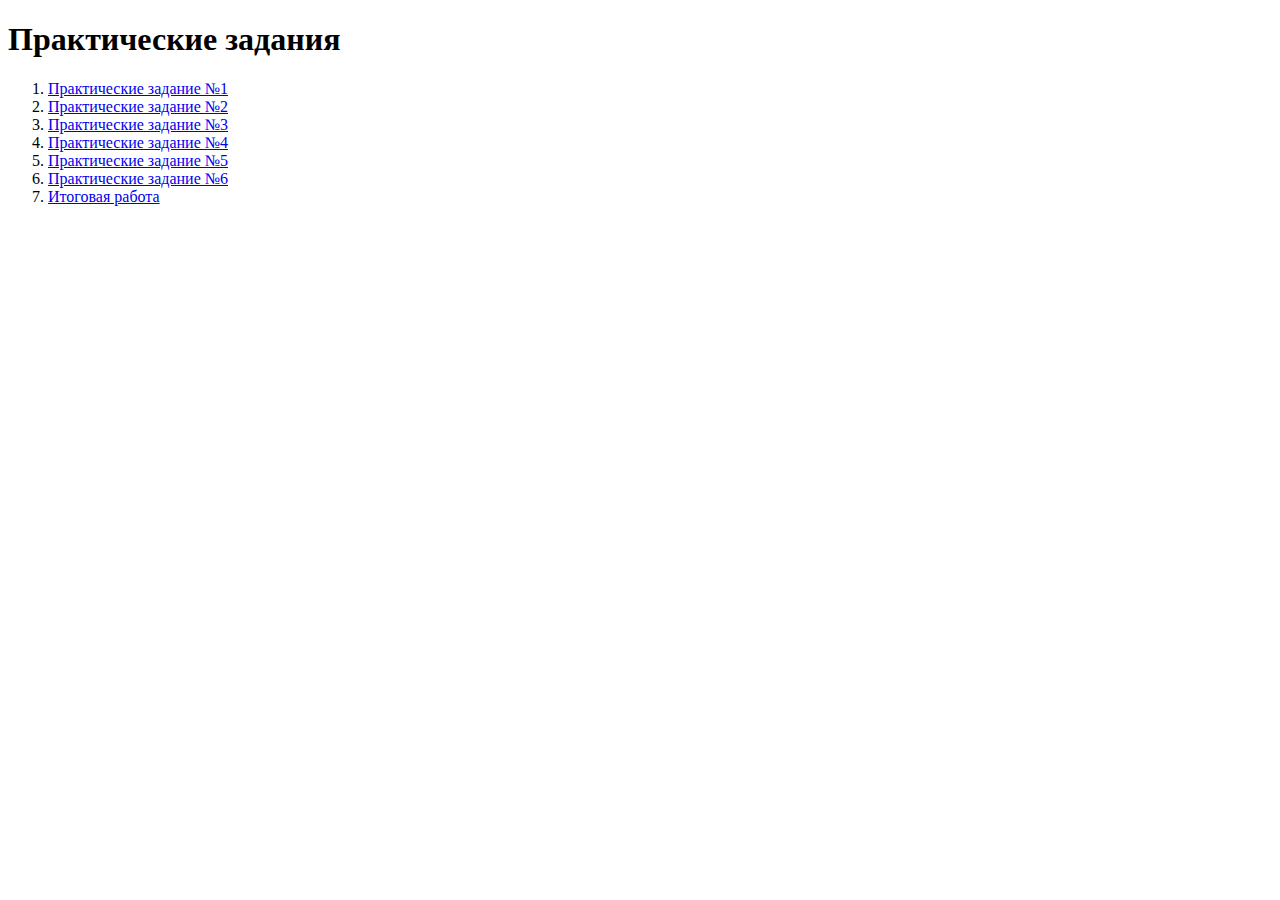
<file: index.html>
<!DOCTYPE html>
<html lang="en">
<head>
    <meta charset="UTF-8">
    <meta name="viewport" content="width=device-width, initial-scale=1.0">
    <title>Document</title>
</head>
<body>
    <h1>Практические задания</h1>
<ol>
    <li><a href="task0.html">Практические задание №1</a></li>
    <li><a href="task1.html">Практические задание №2</a></li>
    <li><a href="task2.html">Практические задание №3</a></li>
    <li><a href="task5.html">Практические задание №4</a></li>
    <li><a href="task6.html">Практические задание №5</a></li>
    <li><a href="task7.html">Практические задание №6</a></li>
    <li><a href="task8.html">Итоговая работа</a></li>
   
  

</body>
</html>
</file>
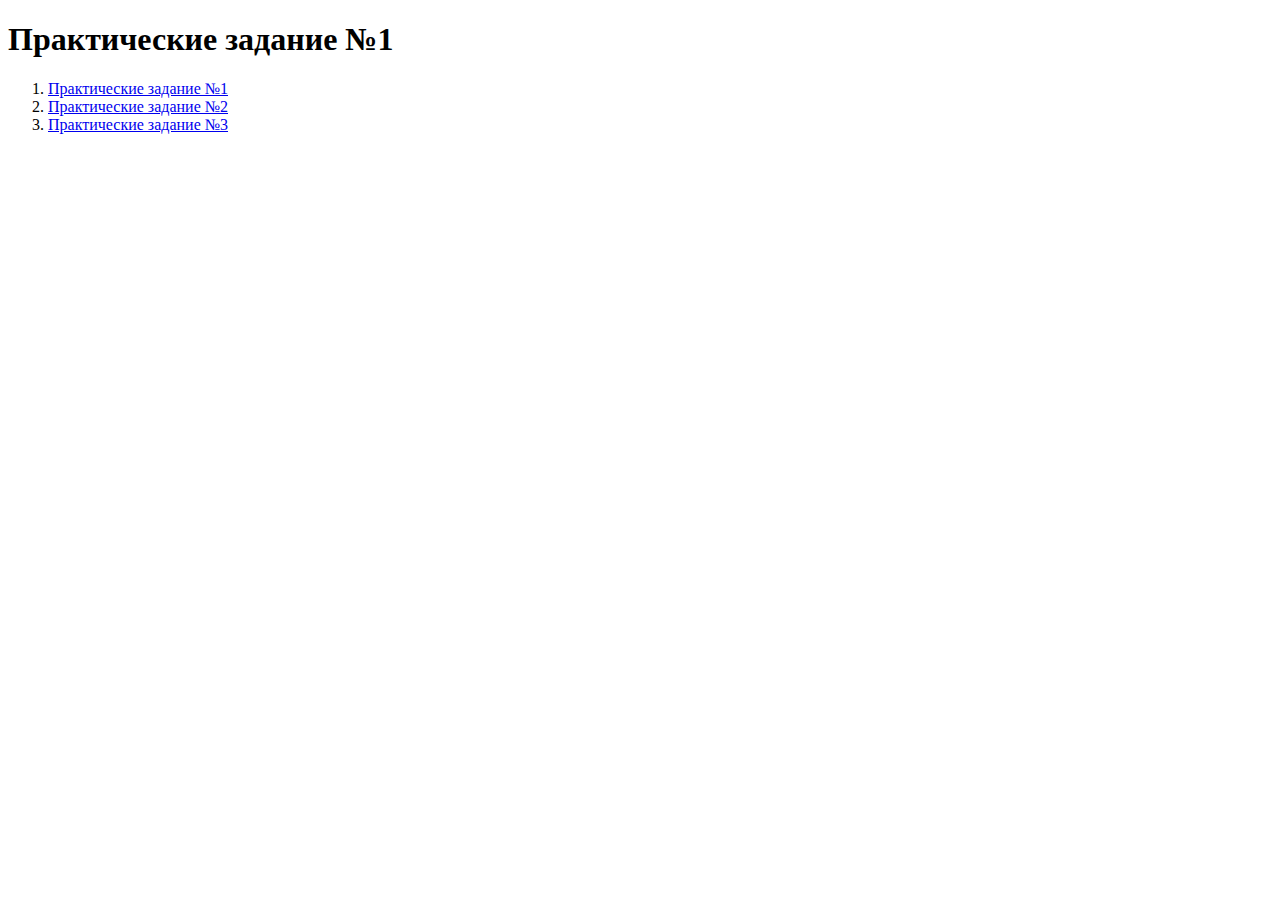
<file: Max-Tak-main/index.html>
<!DOCTYPE html>
<html lang="en">
<head>
    <meta charset="UTF-8">
    <meta name="viewport" content="width=device-width, initial-scale=1.0">
    <title>Document</title>
</head>
<body>
    <h1>Практические задание №1</h1>
<ol>
    <li><a href="2025-06-01 index.html">Практические задание №1</a></li>
    <li><a href="task1.html">Практические задание №2</a></li>
    <li><a href="task.index.html">Практические задание №3</a></li>

</body>
</html>
</file>
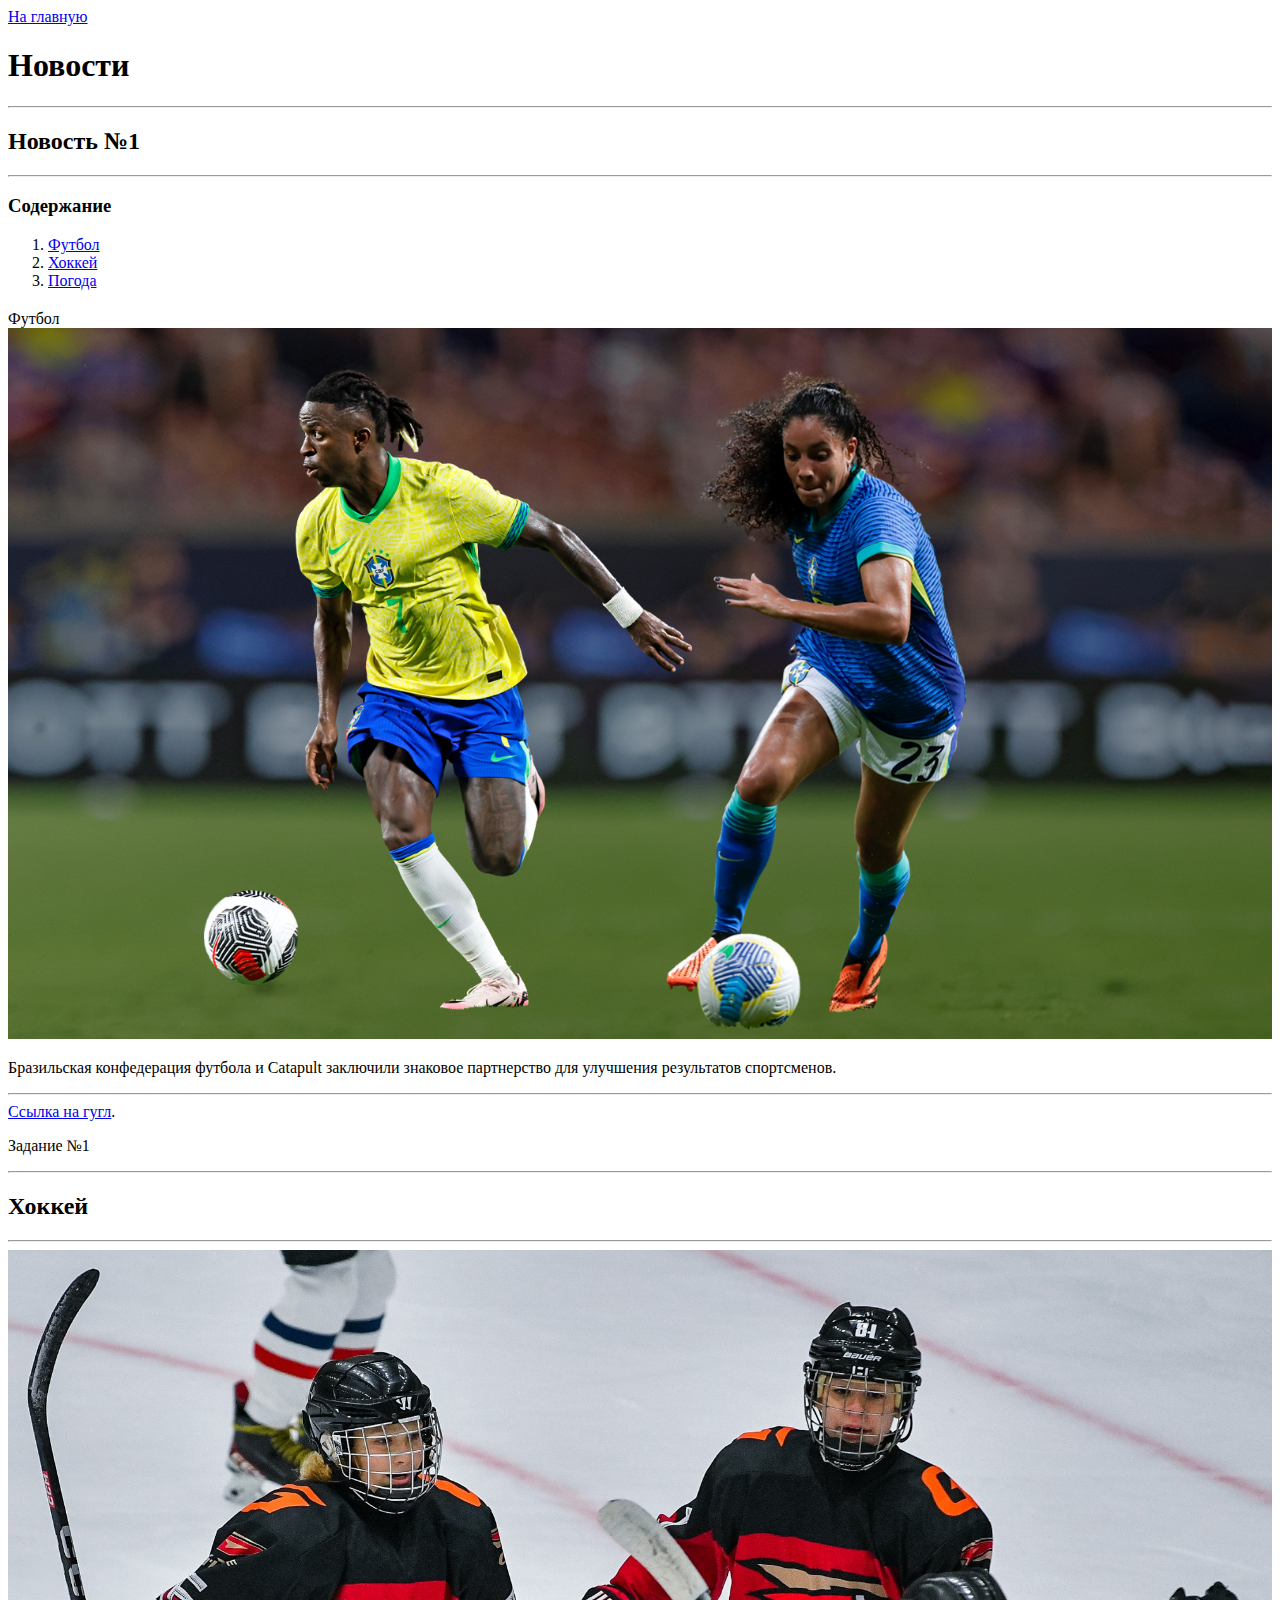
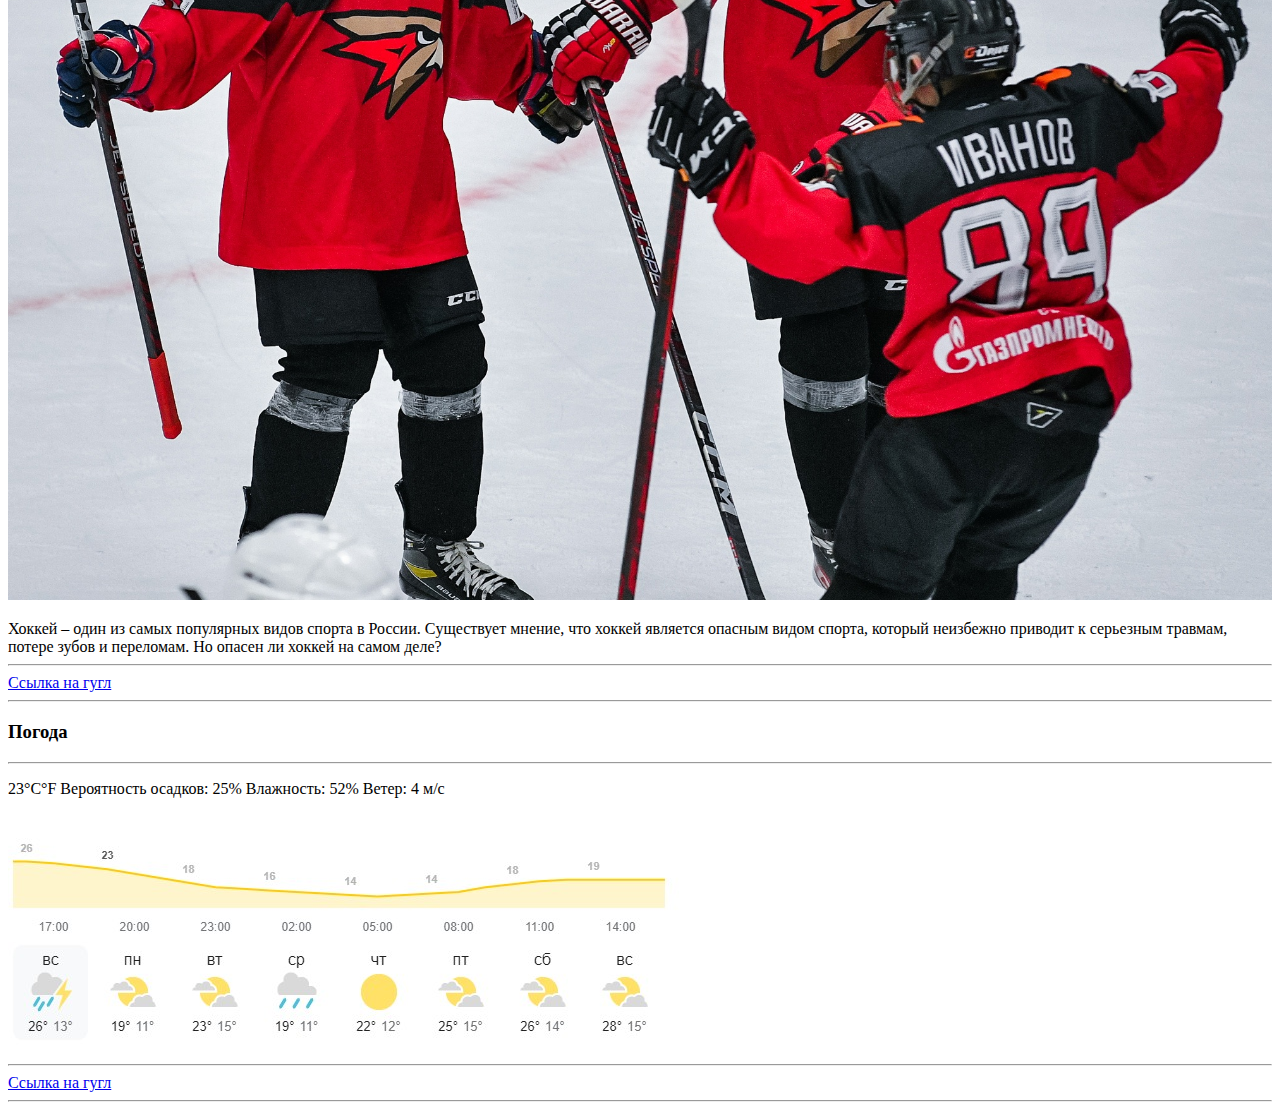
<file: 2025-06-01 index.html>
<!DOCTYPE html>
<html lang="ru">
<head>
    <meta charset="UTF-8">
    <meta name="viewport" content="width=device-width, initial-scale=1.0">
    <title>Онлайн-магазин</title>
</head>
<body>
<a class="back-to-main" href="index.html">На главную</a>
 <h1>Новости</h1>
 <hr>
 <h2>Новость №1</h2>
 <hr>
 <h3>Содержание</h3>
 <ol>
    <Li><a href="#football">Футбол</a></Li>
    <li><a href="#hockey">Хоккей</a></li>
    <li><a href="#Weather">Погода</a></li>
 </ol>

<h2 id="football"></h2> Футбол</h2>
<img src="CBF.webp" alt="" width="100%" height="100%">
</a>
<p>Бразильская конфедерация футбола и Catapult заключили знаковое партнерство для улучшения результатов спортсменов.
    <hr>
    <a href="https://www.catapult.com/ru/">Ссылка на гугл</a>.
    <a href="task1.html"></a>
<p>Задание №1</p>
    <hr>

<h2 id="hockey">Хоккей</h2>
<hr>
<img src="01062025.jpg" alt="" width="100%"
 height="100%">
</p> Хоккей – один из самых популярных видов спорта в России. Cуществует мнение, что хоккей является опасным видом спорта, который неизбежно приводит к серьезным травмам, потере зубов и переломам. Но опасен ли хоккей на самом деле?
<hr>
<a href="https://kids.khl.ru/">Ссылка на гугл</a>
<hr>

 <h3 id="Weather">Погода</h3>
 <hr>
 <p>23°C°F Вероятность осадков: 25%
Влажность: 52%
Ветер: 4 м/с</p>
 <img src="Скриншот 01-06-2025 162830.jpg" alt="">
<hr>
<a href="https://www.google.com/search?">Ссылка на гугл</a>
<hr>

</body>
</html>
</file>
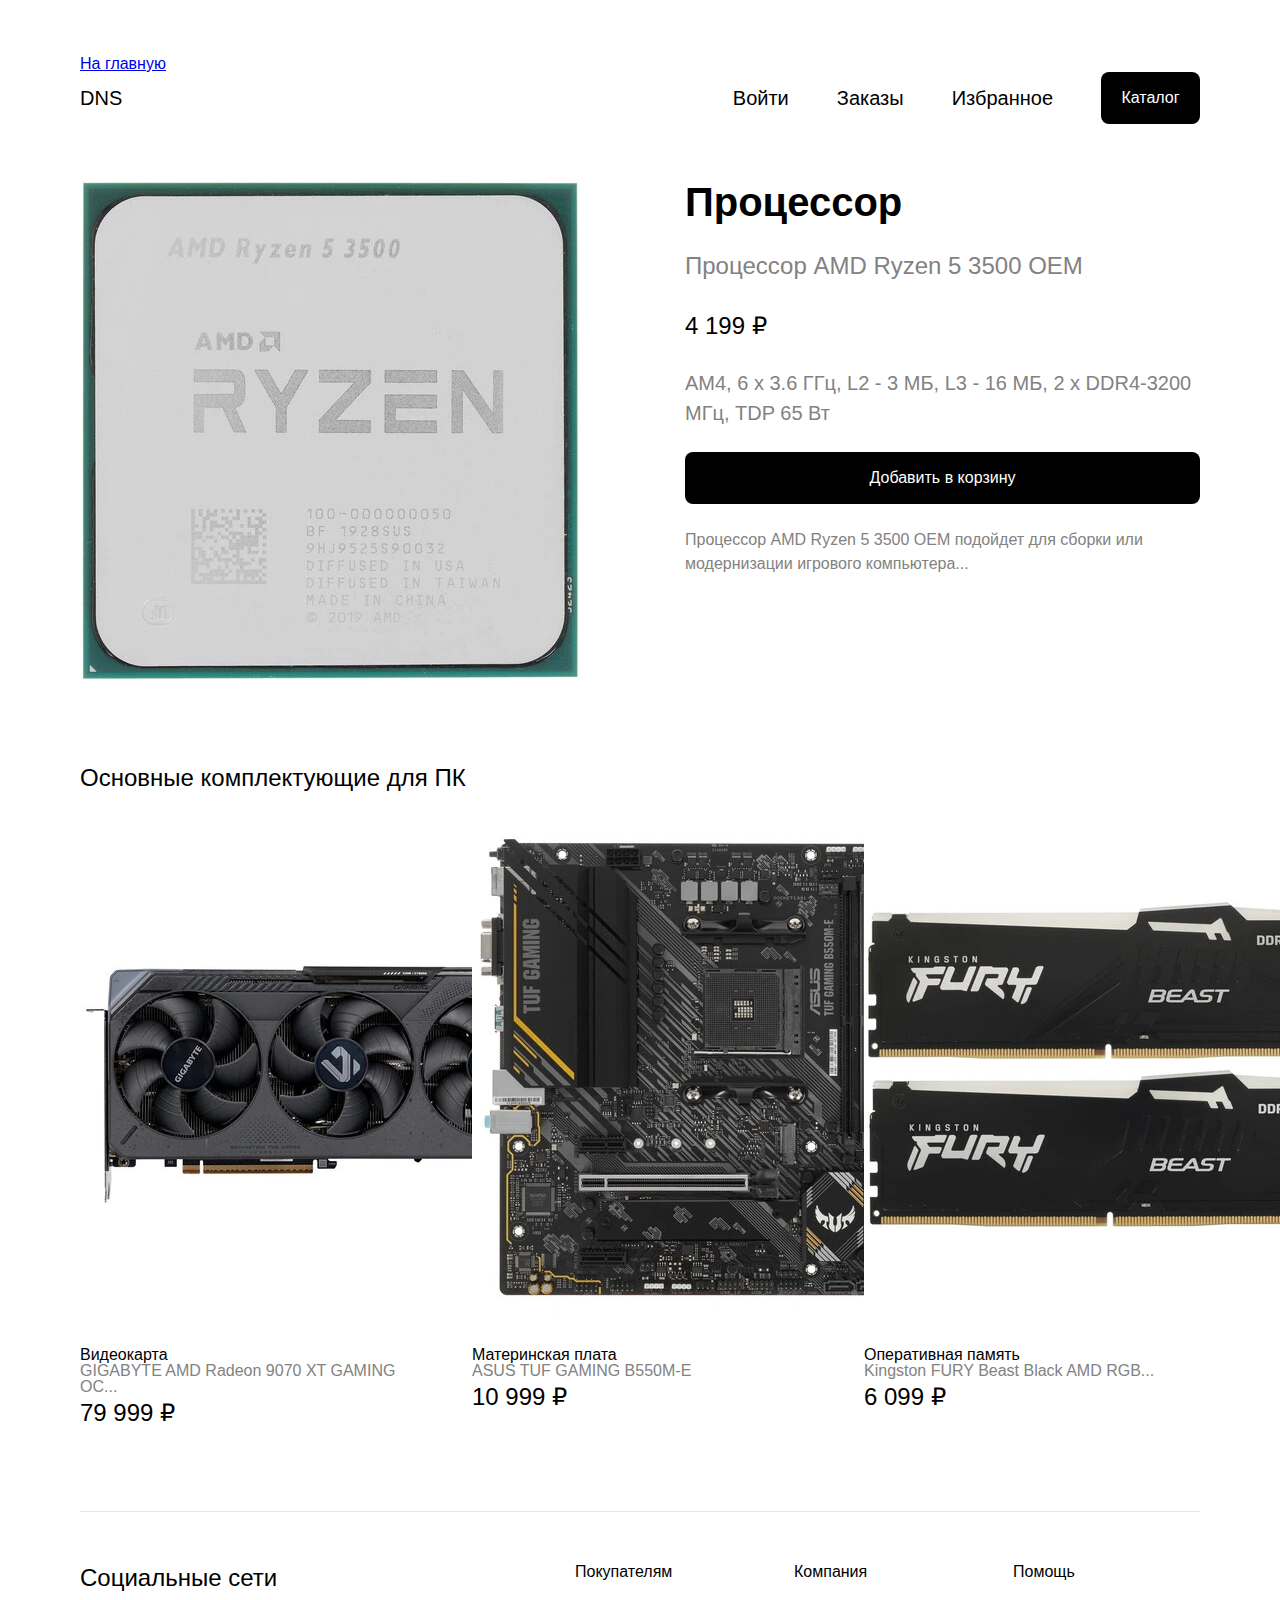
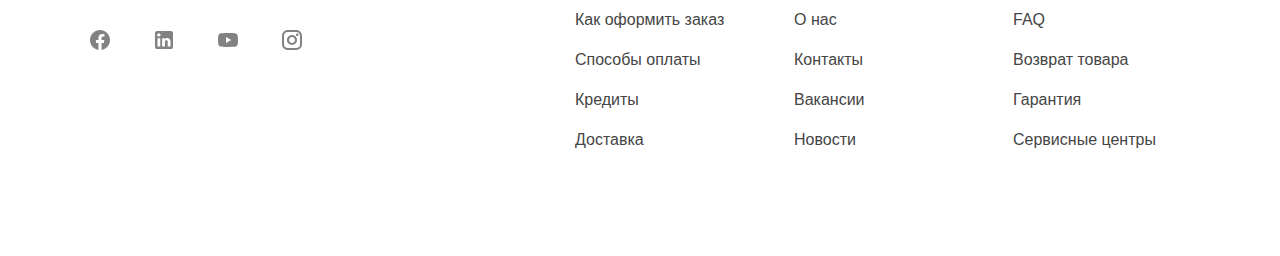
<file: task.index.html>
<!DOCTYPE html>
<html lang="en">
<head>
    <meta charset="UTF-8">
    <meta name="viewport" content="width=device-width, initial-scale=1.0">
    <title>Document</title>
    <link rel="stylesheet" href="css/reset.css">
    <link rel="stylesheet" href="task3.css">
    <link rel="stylesheet" href="index.html">
</head>
<body>
<a class="back-to-main" href="index.html">На главную</a>
    <header>
        <!-- Исправлено: вынес навигацию из тега <a> -->
        <a class="logo" href="#">DNS</a>
        <nav>
            <a href="#">Войти</a>
            <a href="#">Заказы</a>
            <a href="#">Избранное</a>
            <button>Каталог</button>
        </nav>
    </header>

    <main>
        <section class="hero-product">
            <img src="images/pro.jpg.webp" alt="">
            <div class="hero-product-description">
                <h1>Процессор</h1>
                <h2>Процессор AMD Ryzen 5 3500 OEM</h2>
                <p class="hero-product-price">4 199 ₽</p>
                <p class="hero-product-about">AM4, 6 x 3.6 ГГц, L2 - 3 МБ, L3 - 16 МБ, 2 х DDR4-3200 МГц, TDP 65 Вт</p>

                <button>Добавить в корзину</button>
                <p class="hero-product-additional-details">Процессор AMD Ryzen 5 3500 OEM подойдет для сборки или модернизации игрового компьютера...</p>
            </div>
        </section>

        <!-- Исправлено: класс "Products" на "products" -->
        <section class="products">
            <h2>Основные комплектующие для ПК</h2>
            <!-- Исправлено: вложенность div, добавлен container -->
            <div class="product-cards-container">
                <div class="product-card">
                    <img src="images/видеокарта.jpg.webp" alt="">
                    <figcaption>
                        <h3>Видеокарта</h3>
                        <p class="product-card-about">GIGABYTE AMD Radeon 9070 XT GAMING OC...</p>
                        <p class="hero-product-price">79 999 ₽</p>
                    </figcaption>
                </div>
                <div class="product-card">
                    <img src="images/images3.jpg" alt="">
                    <figcaption>
                        <h3>Материнская плата</h3>
                        <p class="product-card-about">ASUS TUF GAMING B550M-E</p>
                        <p class="hero-product-price">10 999 ₽</p>
                    </figcaption>
                </div>
                <div class="product-card">
                    <img src="images/imges4.jpg" alt="">
                    <figcaption>
                        <h3>Оперативная память</h3>
                        <p class="product-card-about">Kingston FURY Beast Black AMD RGB...</p>
                        <p class="hero-product-price">6 099 ₽</p>
                    </figcaption>
                </div>
            </div>
        </section>
    </main>
    
    <!-- Изменено: полностью переработана структура футера -->
    <footer>
        <div class="footer-content">
            <div class="footer-info">
                <h2>Социальные сети</h2>
                <!-- Исправлено: "social-meda" на "social-media" -->
                <div class="social-media">
                    <a href="#"><img src="images/icons/Icon.svg" alt=""></a>
                    <a href="#"><img src="images/icons/Icon-1.svg" alt=""></a>
                    <a href="#"><img src="images/icons/Icon-2.svg" alt=""></a>
                    <a href="#"><img src="images/icons/Icon-3.svg" alt=""></a>
                </div>
            </div>
            <div class="footer-links">
                <!-- Изменено: сделаны разные разделы вместо повторяющихся -->
                <ul class="footer-links-list">
                    <h3>Покупателям</h3>
                    <li><a href="#">Как оформить заказ</a></li>
                    <li><a href="#">Способы оплаты</a></li>
                    <li><a href="#">Кредиты</a></li>
                    <li><a href="#">Доставка</a></li>
                </ul>
                <ul class="footer-links-list">
                    <h3>Компания</h3>
                    <li><a href="#">О нас</a></li>
                    <li><a href="#">Контакты</a></li>
                    <li><a href="#">Вакансии</a></li>
                    <li><a href="#">Новости</a></li>
                </ul>
                <ul class="footer-links-list">
                    <h3>Помощь</h3>
                    <li><a href="#">FAQ</a></li>
                    <li><a href="#">Возврат товара</a></li>
                    <li><a href="#">Гарантия</a></li>
                    <li><a href="#">Сервисные центры</a></li>
                </ul>
            </div>
        </div>
    </footer>
</body>
</html>
</file>
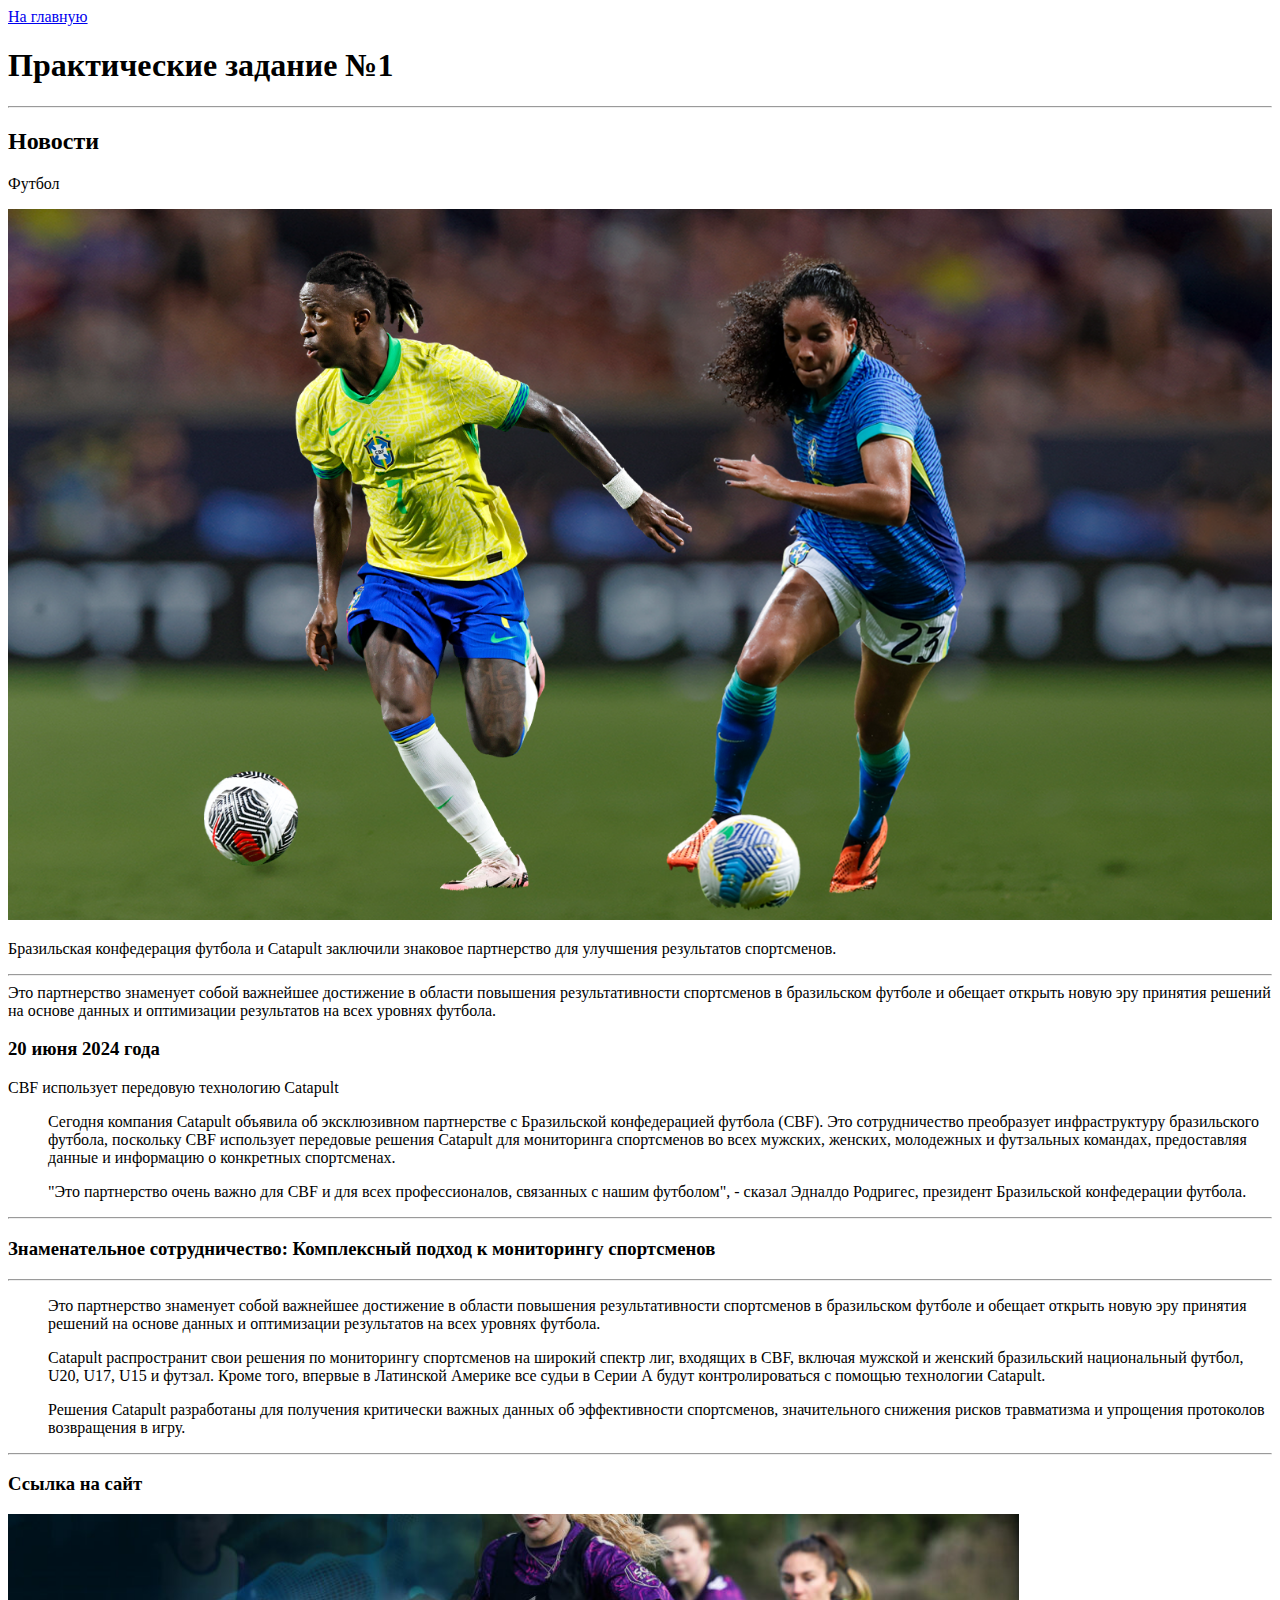
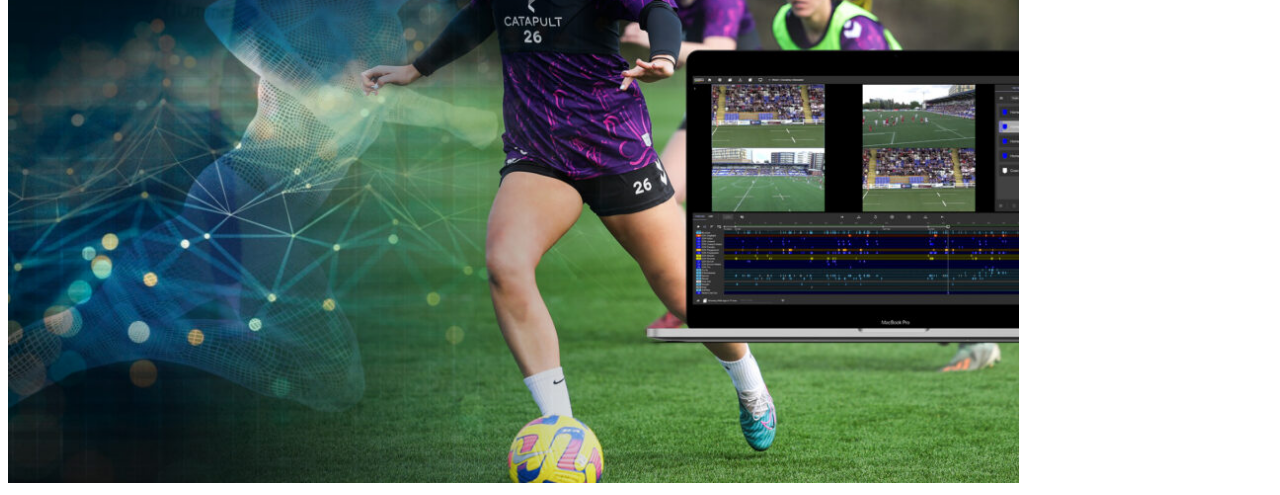
<file: task1.html>
<!DOCTYPE html>
<html lang="en">
<head>
    <meta charset="UTF-8">
    <meta name="viewport" content="width=device-width, initial-scale=1.0">
    <title>Document</title>
</head>
<body>
    <a href="index.html">На главную</a>
    <h1>Практические задание №1</h1>
    <hr>
    <h2>Новости</h2>
    <p>Футбол</p>
    <img src="CBF.webp" alt="" width= "100%" alt="Футбол">
    <p>Бразильская конфедерация футбола и Catapult заключили знаковое партнерство для улучшения результатов спортсменов.</p>
<hr>Это партнерство знаменует собой важнейшее достижение в области повышения результативности спортсменов в бразильском футболе и обещает открыть новую эру принятия решений на основе данных и оптимизации результатов на всех уровнях футбола.
<h3>20 июня 2024 года</h3>
<p>CBF использует передовую технологию Catapult</p>
<ul>Сегодня компания Catapult объявила об эксклюзивном партнерстве с Бразильской конфедерацией футбола (CBF). Это сотрудничество преобразует инфраструктуру бразильского футбола, поскольку CBF использует передовые решения Catapult для мониторинга спортсменов во всех мужских, женских, молодежных и футзальных командах, предоставляя данные и информацию о конкретных спортсменах.</ul>
<ul>"Это партнерство очень важно для CBF и для всех профессионалов, связанных с нашим футболом", - сказал Эдналдо Родригес, президент Бразильской конфедерации футбола.
</ul>
<hr>
<h3>Знаменательное сотрудничество: Комплексный подход к мониторингу спортсменов</h3>
<hr>
<ul>Это партнерство знаменует собой важнейшее достижение в области повышения результативности спортсменов в бразильском футболе и обещает открыть новую эру принятия решений на основе данных и оптимизации результатов на всех уровнях футбола.</ul>
<ul>Catapult распространит свои решения по мониторингу спортсменов на широкий спектр лиг, входящих в CBF, включая мужской и женский бразильский национальный футбол, U20, U17, U15 и футзал. Кроме того, впервые в Латинской Америке все судьи в Серии А будут контролироваться с помощью технологии Catapult.</ul>
<ul>Решения Catapult разработаны для получения критически важных данных об эффективности спортсменов, значительного снижения рисков травматизма и упрощения протоколов возвращения в игру. </ul>
<hr>
<h3>Ссылка на сайт</h3>
<a href="https://www.catapult.com/solutions/vector-pro">
    <img width="80%" src="2024-sports-trends-blog-header-1024x576.jpg" alt="Ссылка">
</body>
</html>
</file>
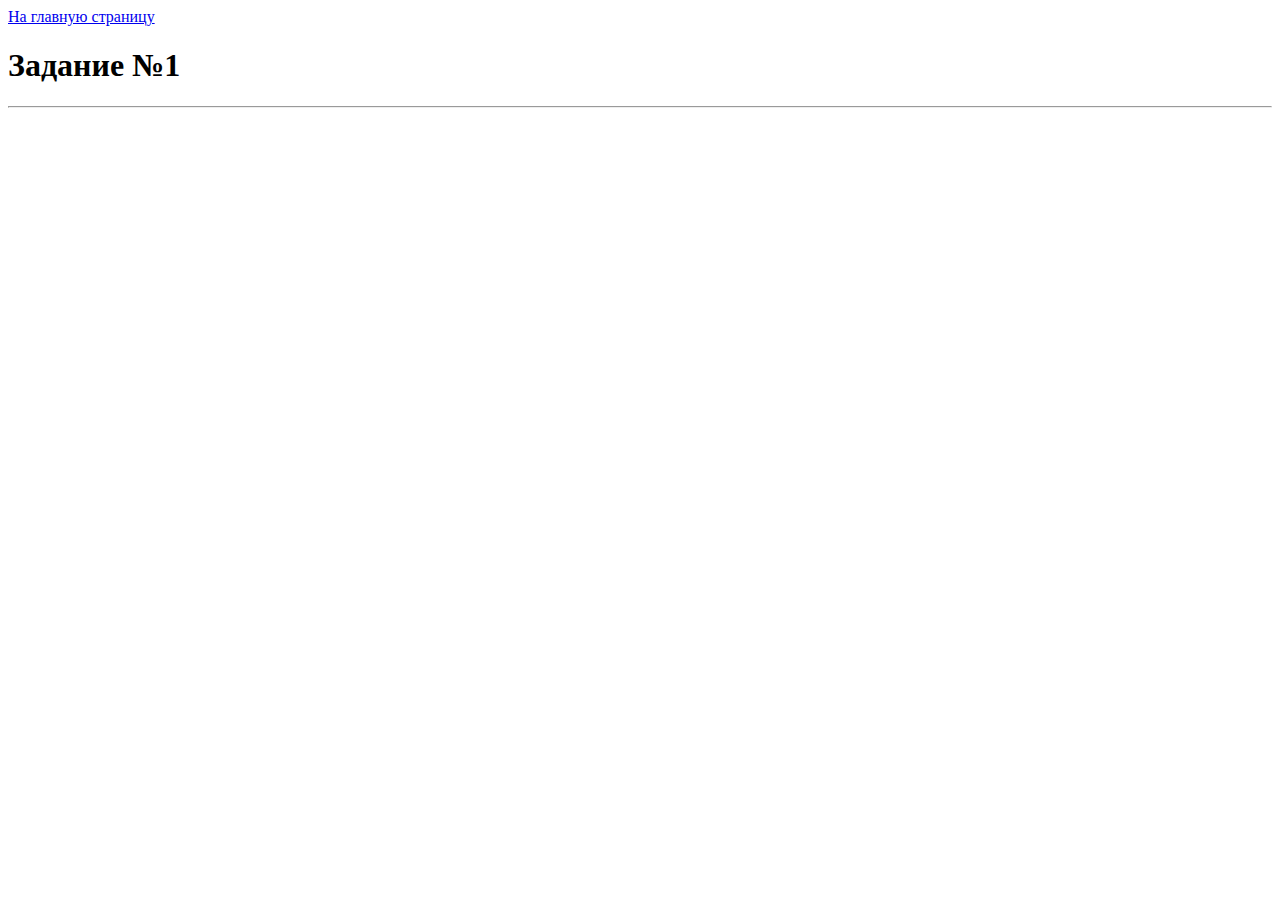
<file: task4.html>
<!DOCTYPE html>
<html lang="en">
<head>
    <meta charset="UTF-8">
    <meta name="viewport" content="width=device-width, initial-scale=1.0">
    <title>Document</title>
</head>
<body>
    
    <a href="2025-06-01 index.html">На главную страницу</a>
    <h1>Задание №1</h1>
    <hr>

</body>
</html>
</file>
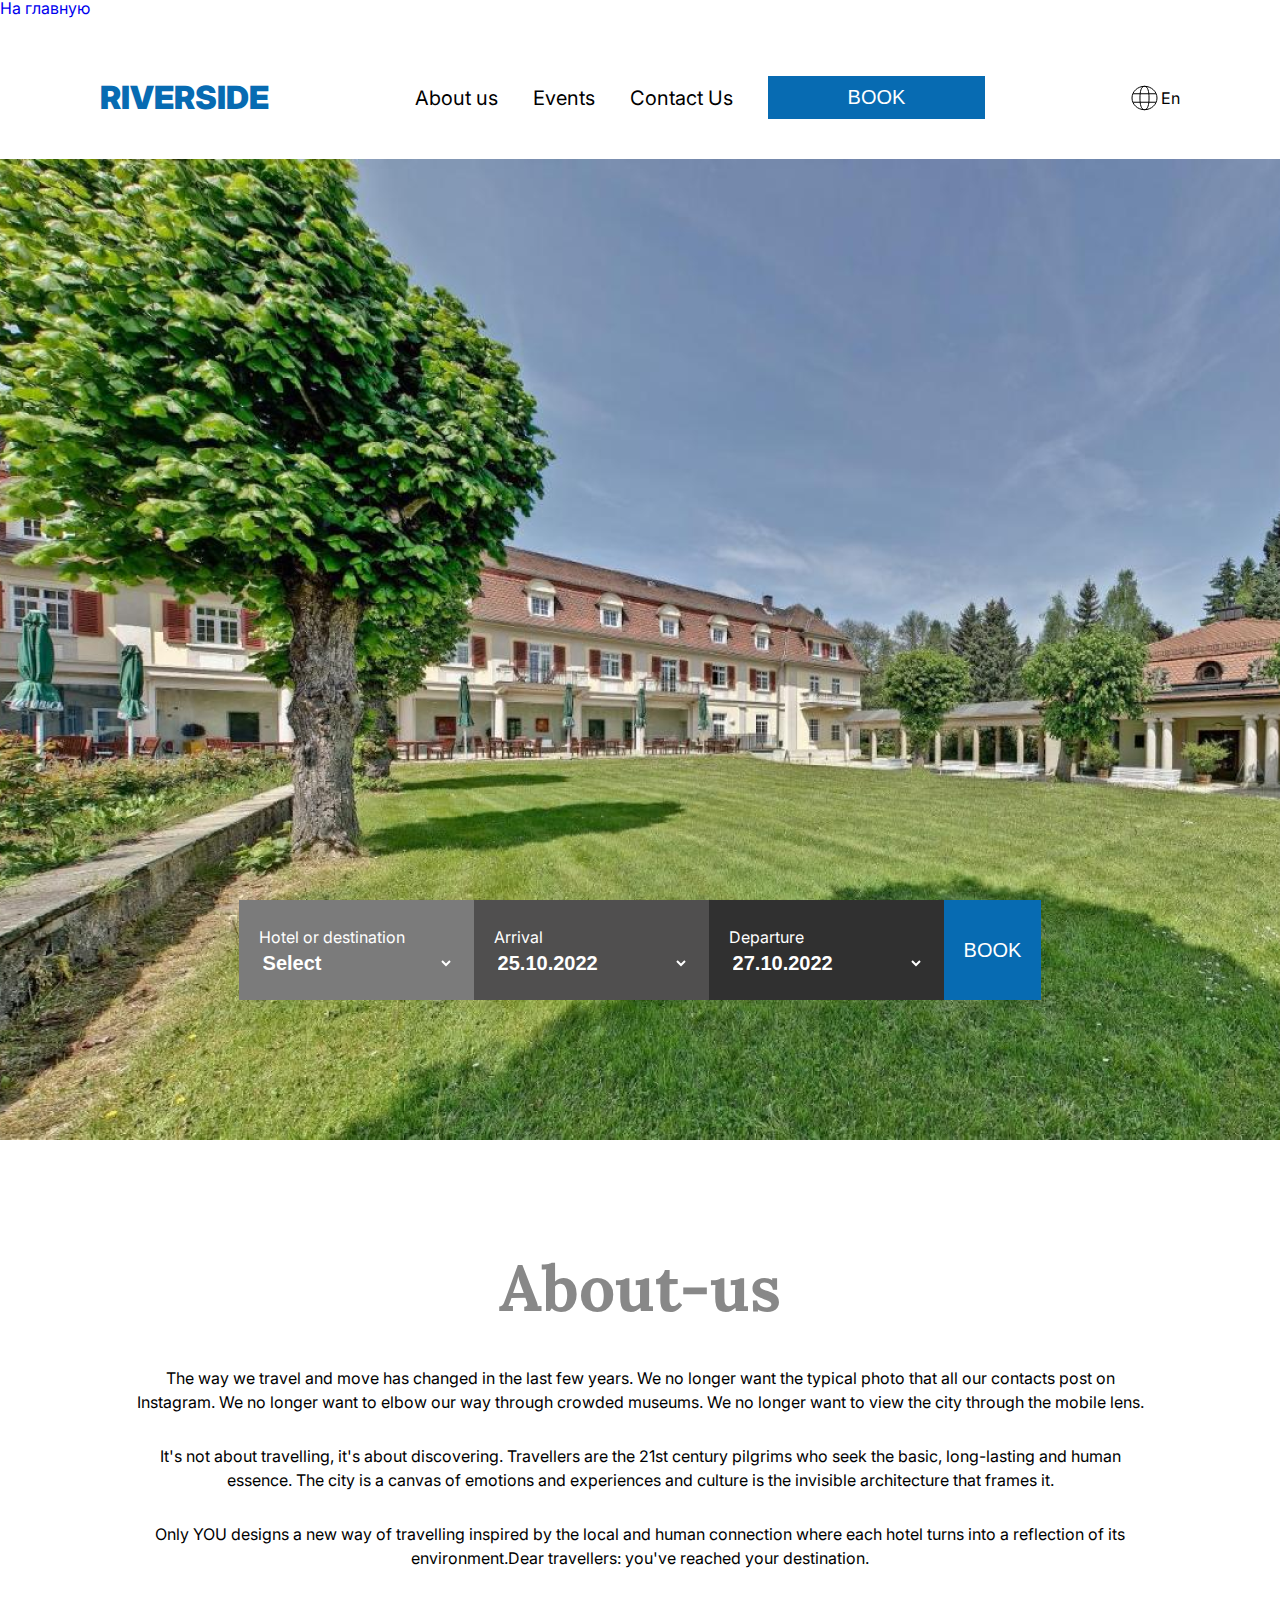
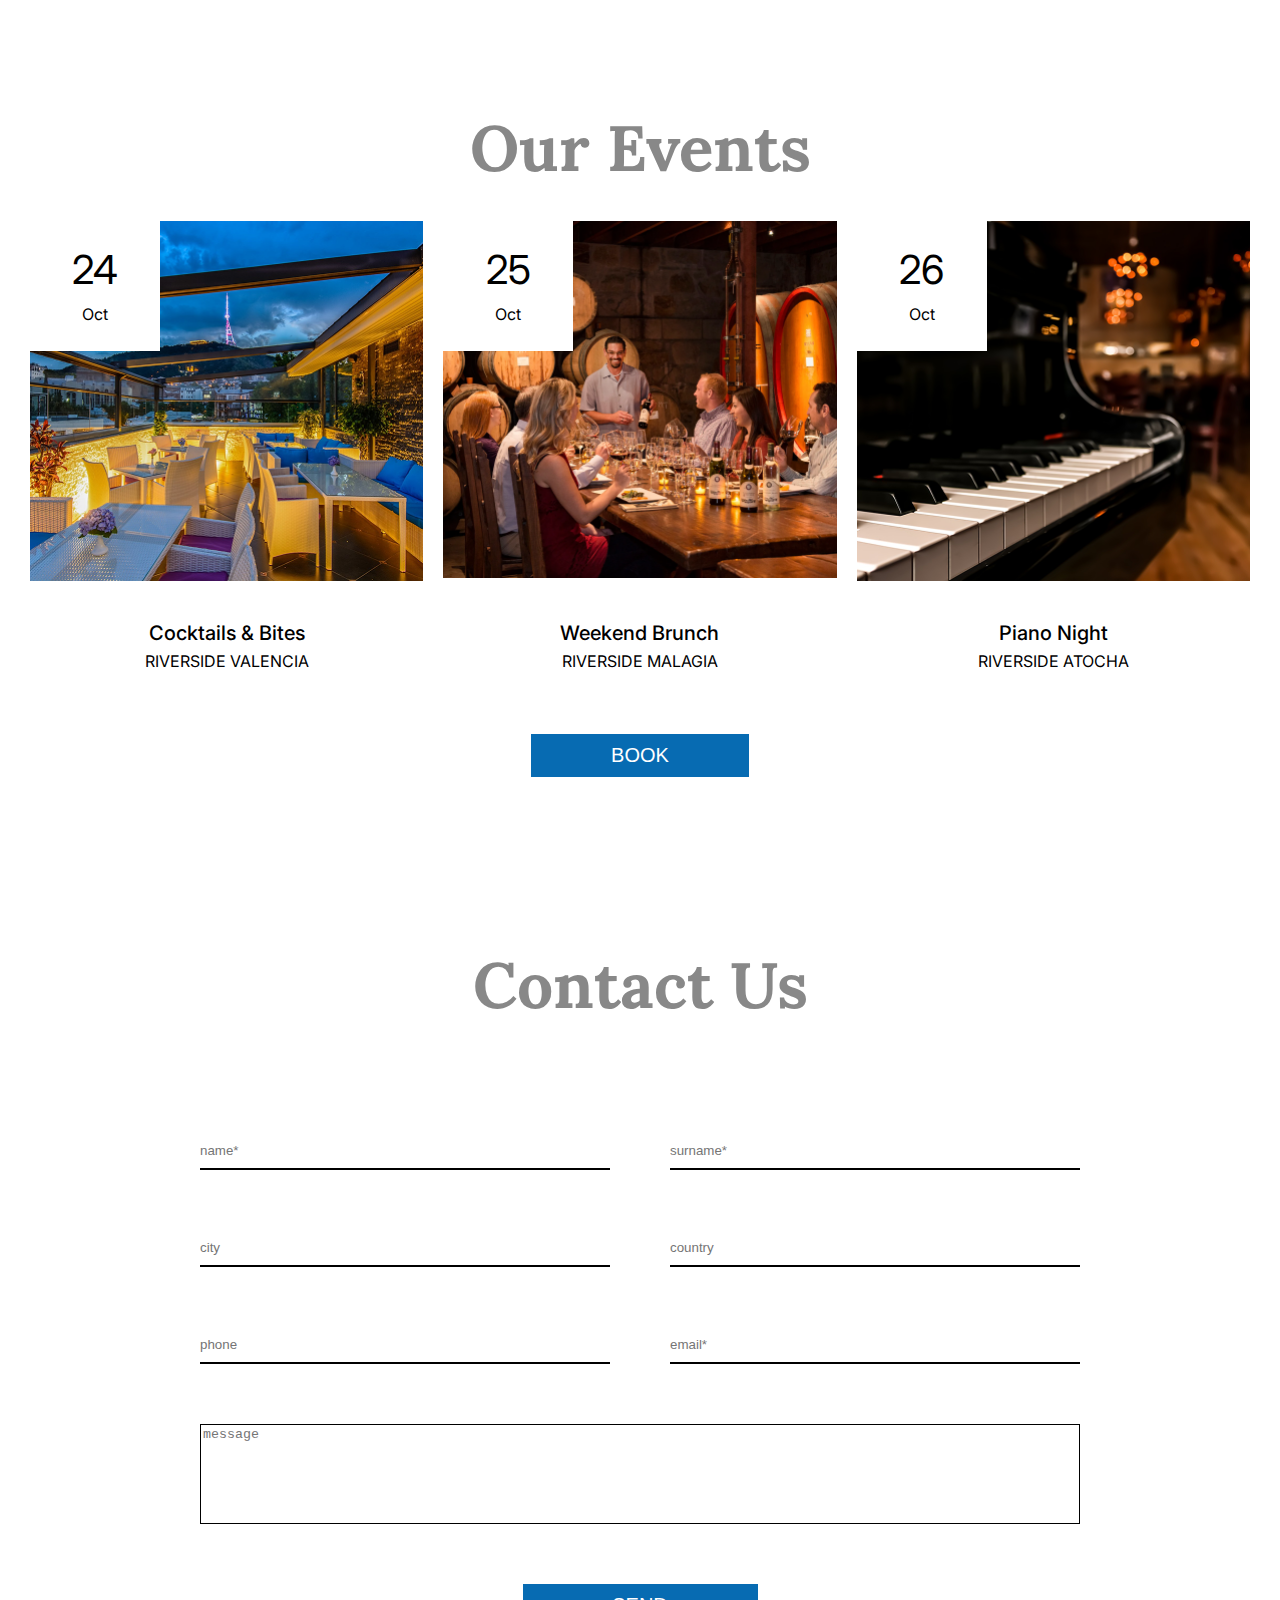
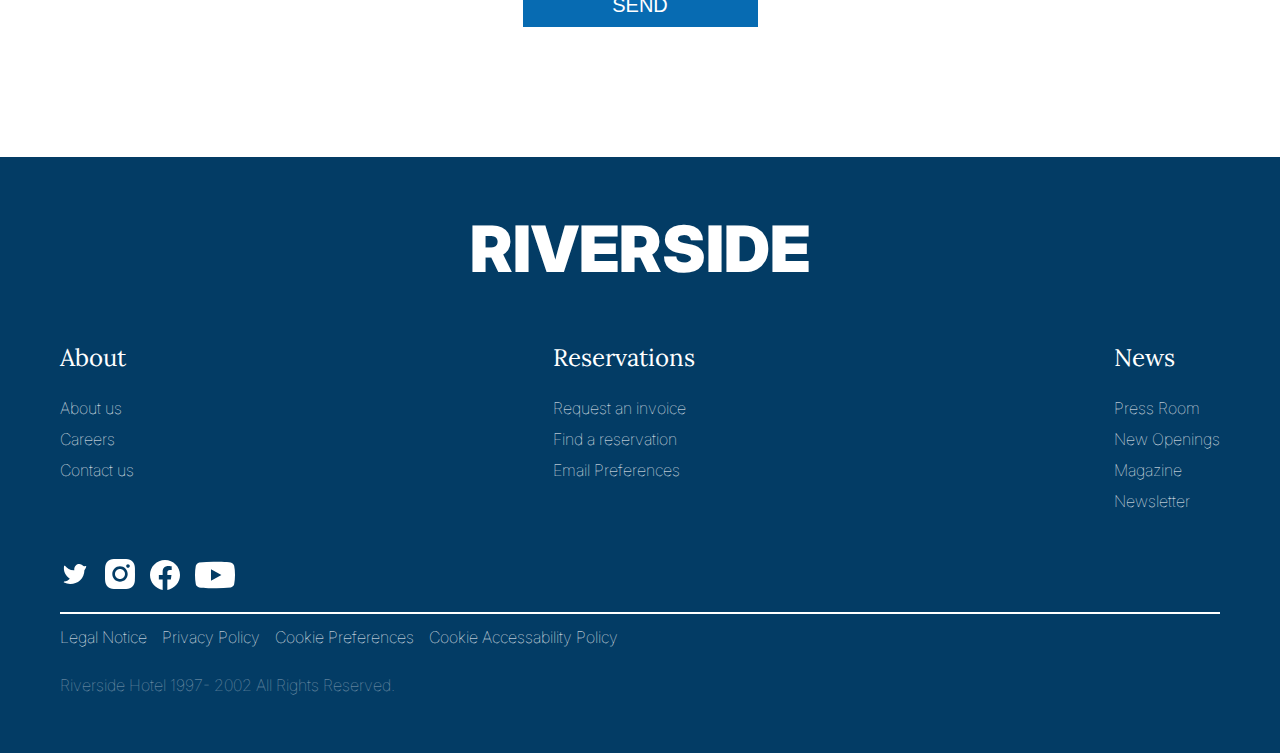
<file: task5.html>
<!DOCTYPE html>
<html lang="en">

<head>
    <meta charset="UTF-8">
    <meta name="viewport" content="width=device-width, initial-scale=1.0">
    <title>Document</title>
    <link rel="stylesheet" href="css/reset.css">
    <link rel="stylesheet" href="css/task4.css">
</head>

<body>
    <a class="back-to-main" href="index.html">На главную</a>
    <header>
        <button class="burger-btn">
            <img src="images/icons/burger-menu.svg" alt="">
        </button>
        <a href="task4.html" class="logo">
            Riverside
        </a>
        <nav>
            <a href="#">About us</a>
            <a href="#">Events</a>
            <a href="#">Contact Us</a>
            <button>book</button>
        </nav>
        <div class="lang">
            <img src="images/icons/lang.svg" alt="Логотип">
            <span>En</span>
        </div>
    </header>

    <main>

        <section class="hero">
            <div class="hero-choose">
                <h4>Hotel or destination</h4>
                <select name="" id="">
                    <option value="">Select</option>
                </select>
            </div>
            <div class="hero-choose">
                <h4>Arrival</h4>
                <select name="" id="">
                    <option value="">25.10.2022</option>
                </select>
            </div>
            <div class="hero-choose">
                <h4>Departure</h4>
                <select name="" id="">
                    <option value="">27.10.2022</option>
                </select>
            </div>
            <button>Book</button>
        </section>

        <section class="about-us">
            <h2 id="about-us">About-us</h2>
            <p>The way we travel and move has changed in the last few years. We no longer want the typical photo that
                all our contacts post on Instagram. We no longer want to elbow our way through crowded museums. We no
                longer want to view the city through the mobile lens.</p>
            <p>It's not about travelling, it's about discovering. Travellers are the 21st century pilgrims who seek the
                basic, long-lasting and human essence. The city is a canvas of emotions and experiences and culture is
                the invisible architecture that frames it.</p>
            <p>Only YOU designs a new way of travelling inspired by the local and human connection where each hotel
                turns into a reflection of its environment.Dear travellers: you've reached your destination.</p>
        </section>

        <section class="our-events">
            <h2 id="our-event">Our Events</h2>
            <div class="cards">
                <div class="card">
                    <img src="images/cards/card-1.png" alt="">
                    <div class="card-body">
                        <h4>Cocktails & Bites</h4>
                        <p>Riverside Valencia</p>
                    </div>
                    <div class="card-date">
                        <span class="card-date-day">24</span>
                        <br>Oct
                    </div>
                </div>
                <div class="card">
                    <img src="images/cards/card-2.png" alt="">
                    <div class="card-body">
                        <h4>Weekend Brunch</h4>
                        <p>Riverside Malagia</p>
                    </div>
                    <div class="card-date">
                        <span class="card-date-day">25</span>
                        <br>Oct
                    </div>
                </div>
                <div class="card">
                    <img src="images/cards/card-3.png" alt="">
                    <div class="card-body">
                        <h4>Piano Night</h4>
                        <p>Riverside Atocha</p>
                    </div>
                    <div class="card-date">
                        <span class="card-date-day">26</span>
                        <br>Oct
                    </div>
                </div>
            </div>
            <button>book</button>
        </section>

        <section class="contact-us">
            <h2 id="contact-us"></Canvas>Contact Us</h2>
            <form action="" class="contact-form">
                <div class="contact-form-fields">
                    <input type="text" placeholder="name*" required>
                    <input type="text" placeholder="surname*" required>
                    <input type="text" placeholder="city">
                    <input type="text" placeholder="country">
                    <input type="tel" placeholder="phone">
                    <input type="email" placeholder="email*" required>
                </div>
                <textarea name="" id="" required placeholder="message"></textarea>
                <button>Send</button>
            </form>
        </section>

    </main>

    <footer>
        <section class="footer-body">
            <h3>Riverside</h3>

            <div class="footer-body-links">
                <ul>
                    <h4>About</h4>
                    <li><a href="#">About us</a></li>
                    <li><a href="#">Careers</a></li>
                    <li><a href="#">Contact us</a></li>
                </ul>
                <ul>
                    <h4>Reservations</h4>
                    <li><a href="#">Request an invoice</a></li>
                    <li><a href="#">Find a reservation</a></li>
                    <li><a href="#">Email Preferences</a></li>
                </ul>
                <ul>
                    <h4>News</h4>
                    <li><a href="#">Press Room</a></li>
                    <li><a href="#">New Openings</a></li>
                    <li><a href="#">Magazine</a></li>
                    <li><a href="#">Newsletter</a></li>
                </ul>
            </div>

            <div class="footer-socoal-media">
                <a href="#"><Img src="images/icons/twitter.svg" alt=""></a>
                <a href="#"><Img src="images/icons/instagram.svg" alt=""></a>
                <a href="#"><Img src="images/icons/facebook.svg" alt=""></a>
                <a href="#"><Img src="images/icons/youtube.svg" alt=""></a>
            </div>

            <div class="footer-policy">
                <a href="#">Legal Notice</a>
                <a href="#">Privacy Policy</a>
                <a href="#">Cookie Preferences</a>
                <a href="#">Cookie Accessability Policy</a>
            </div>
            <p class="rights">
                Riverside Hotel 1997- 2002 All Rights Reserved.
            </p>
        </section>
    </footer>


</body>

</html>
</file>
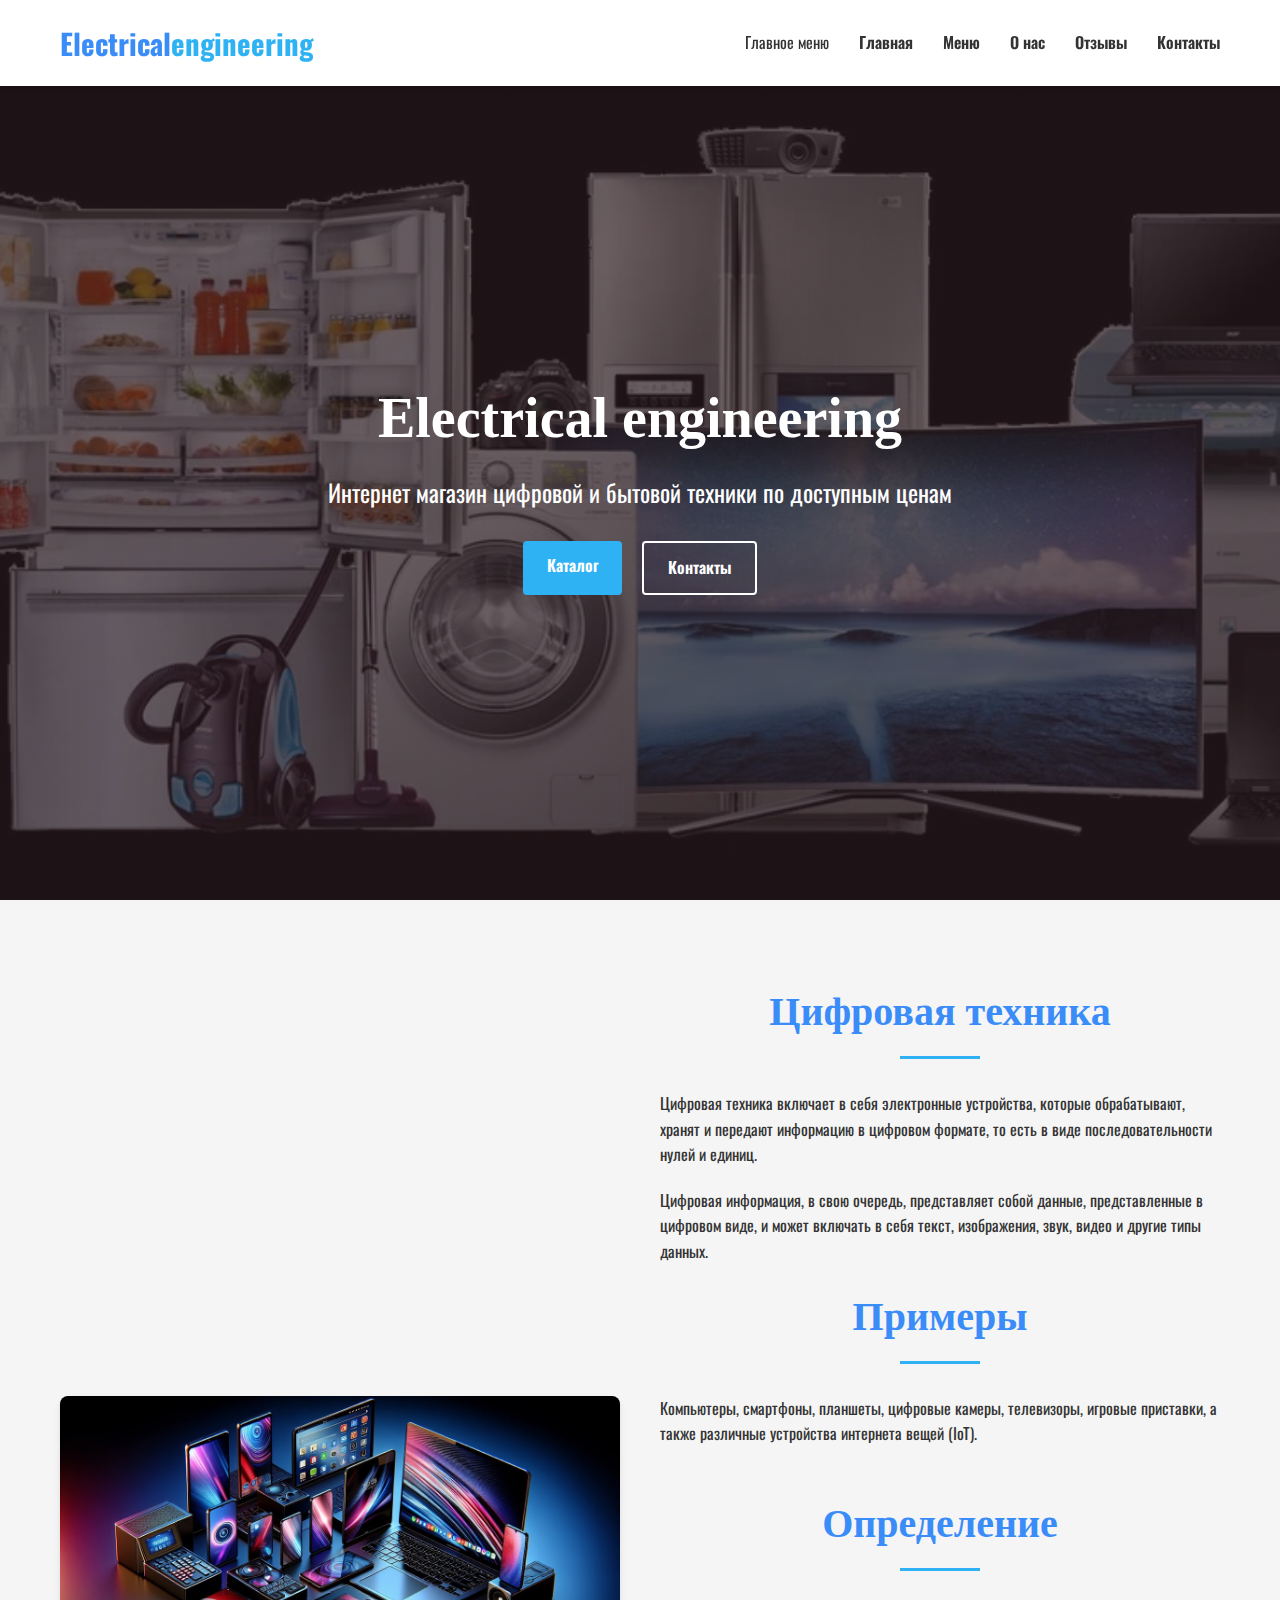
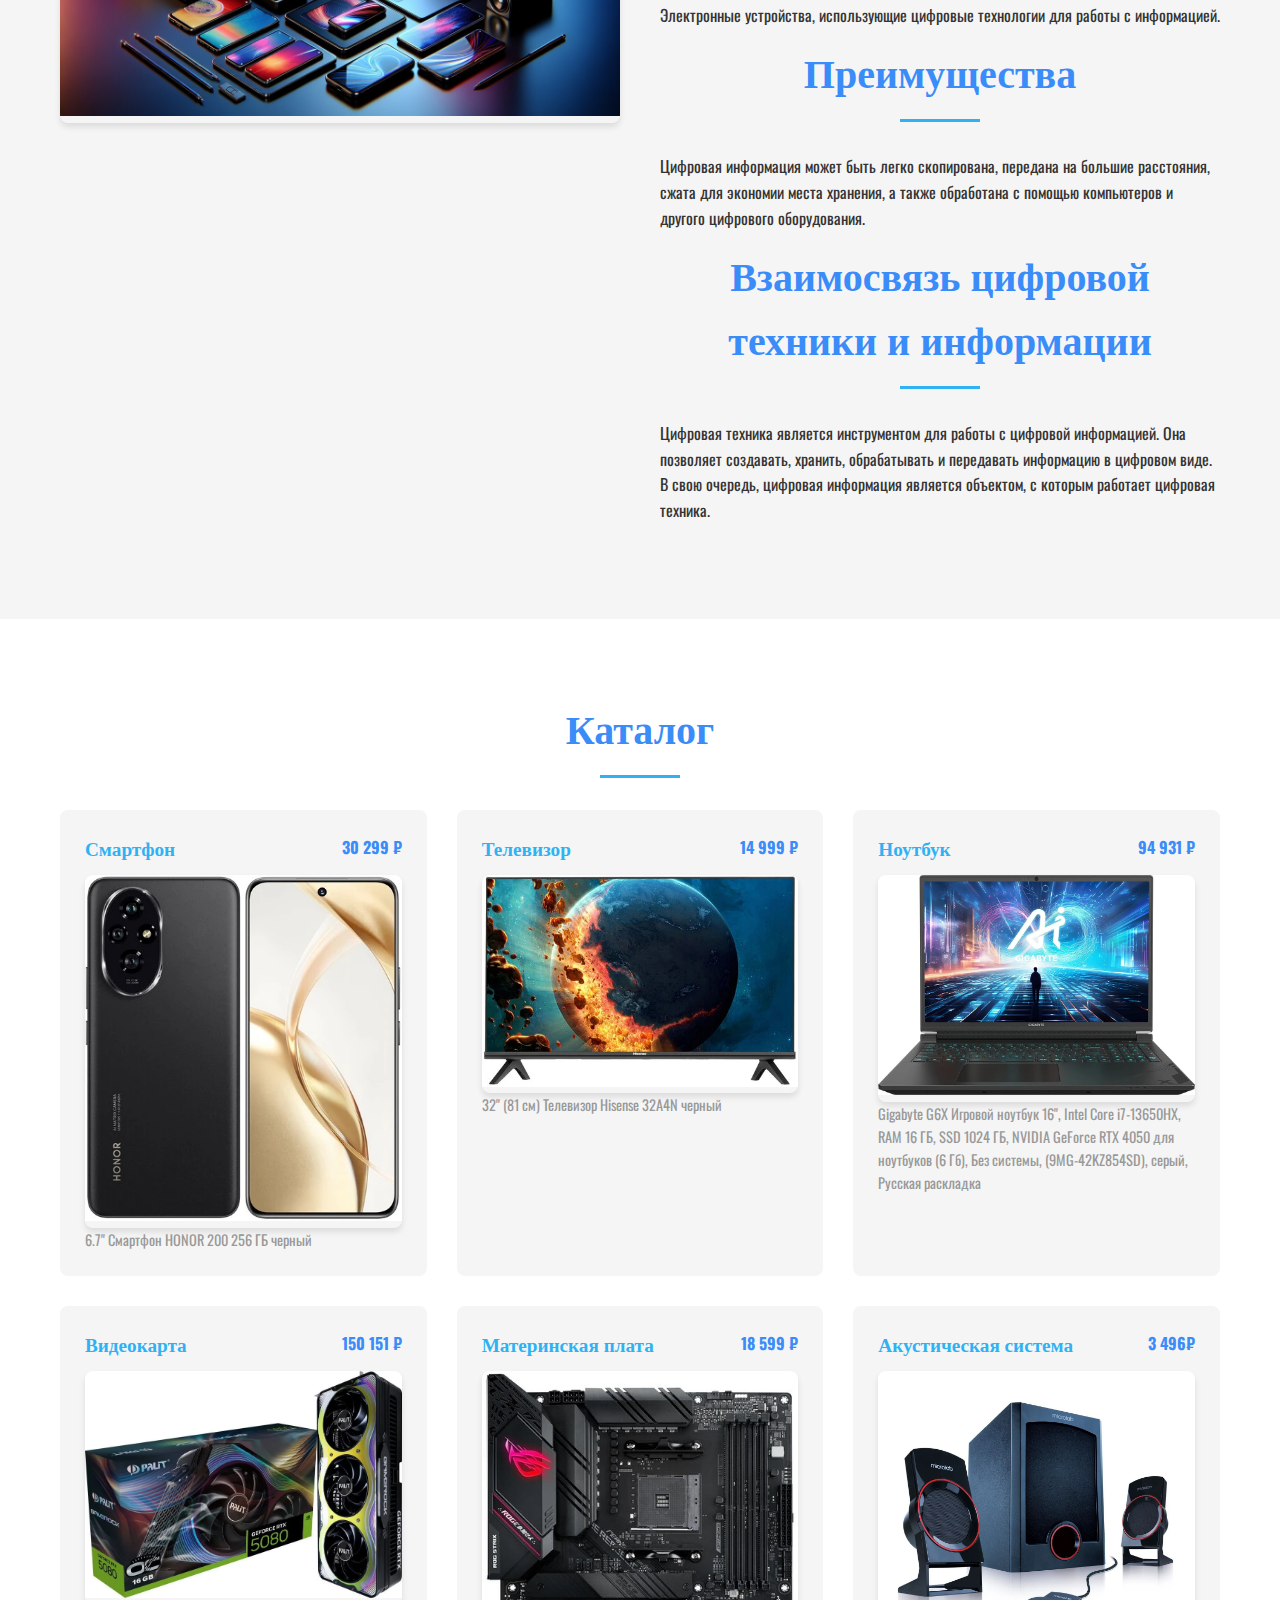
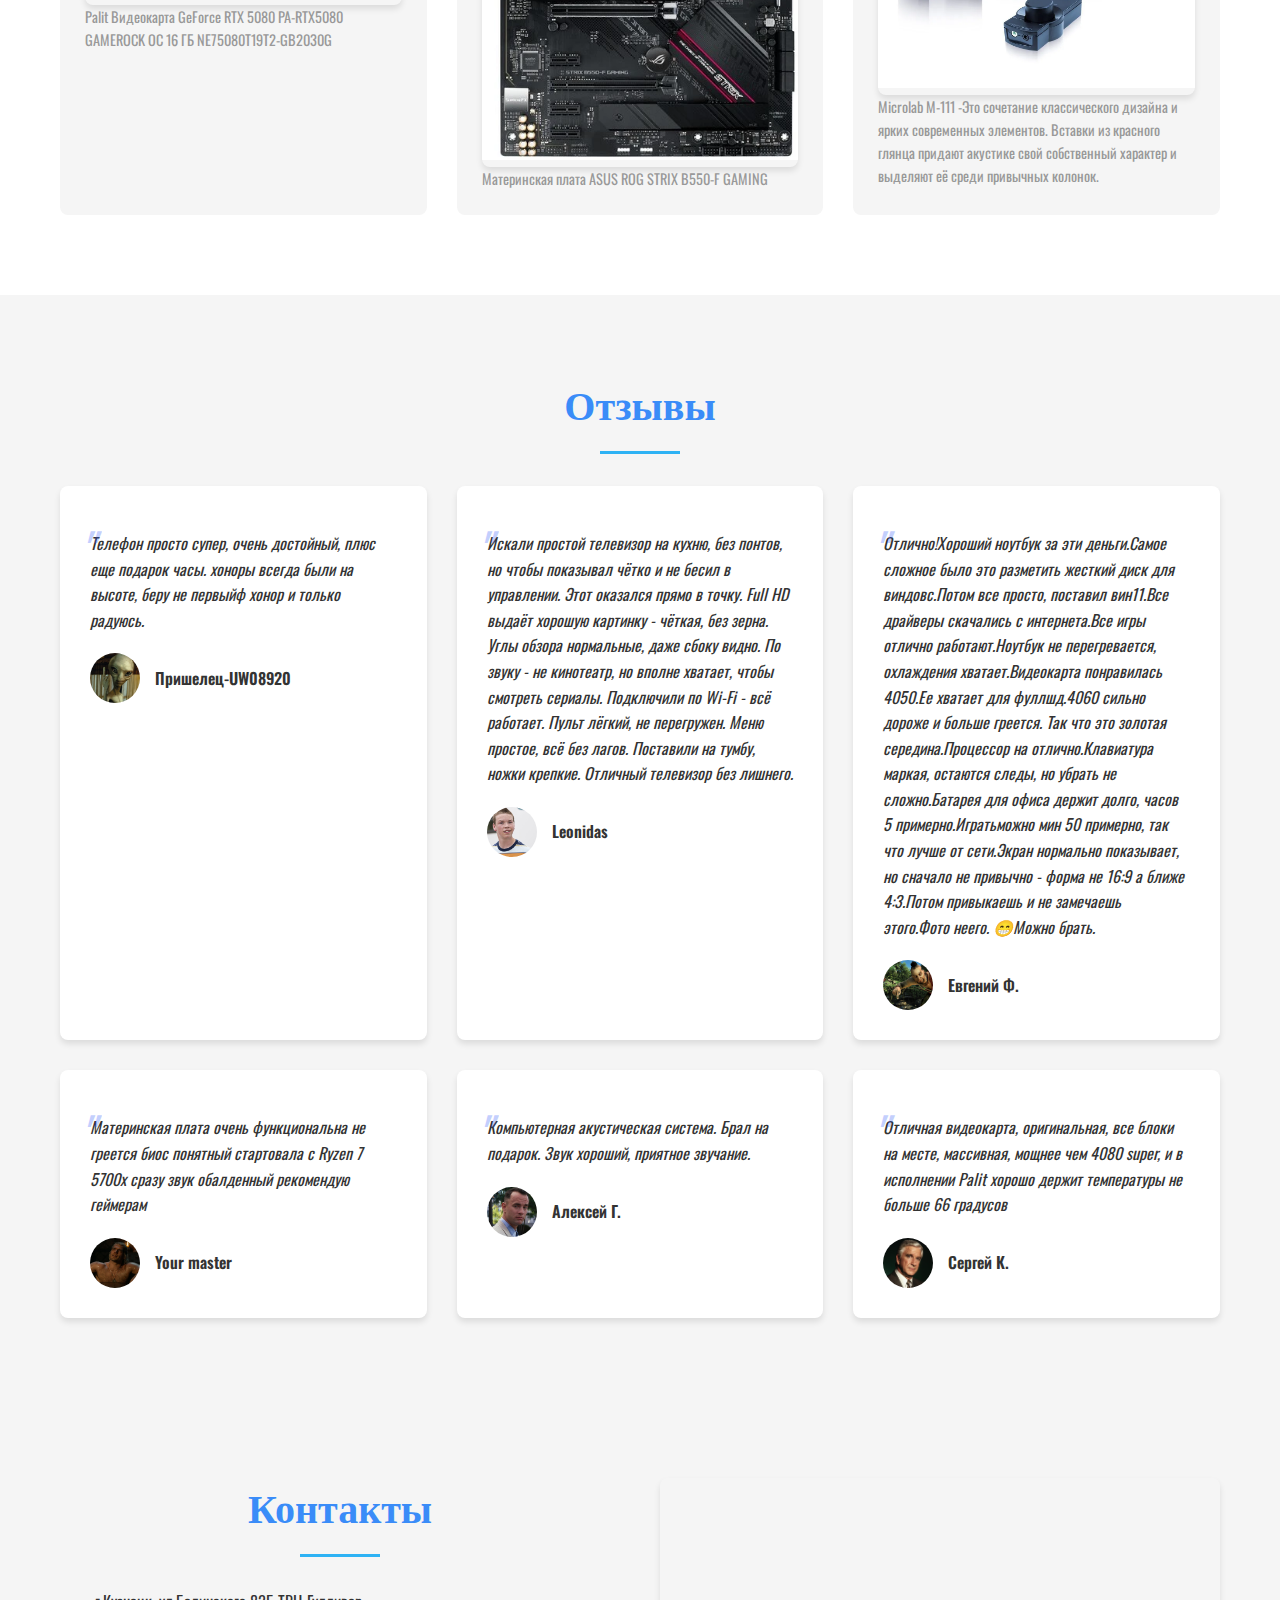
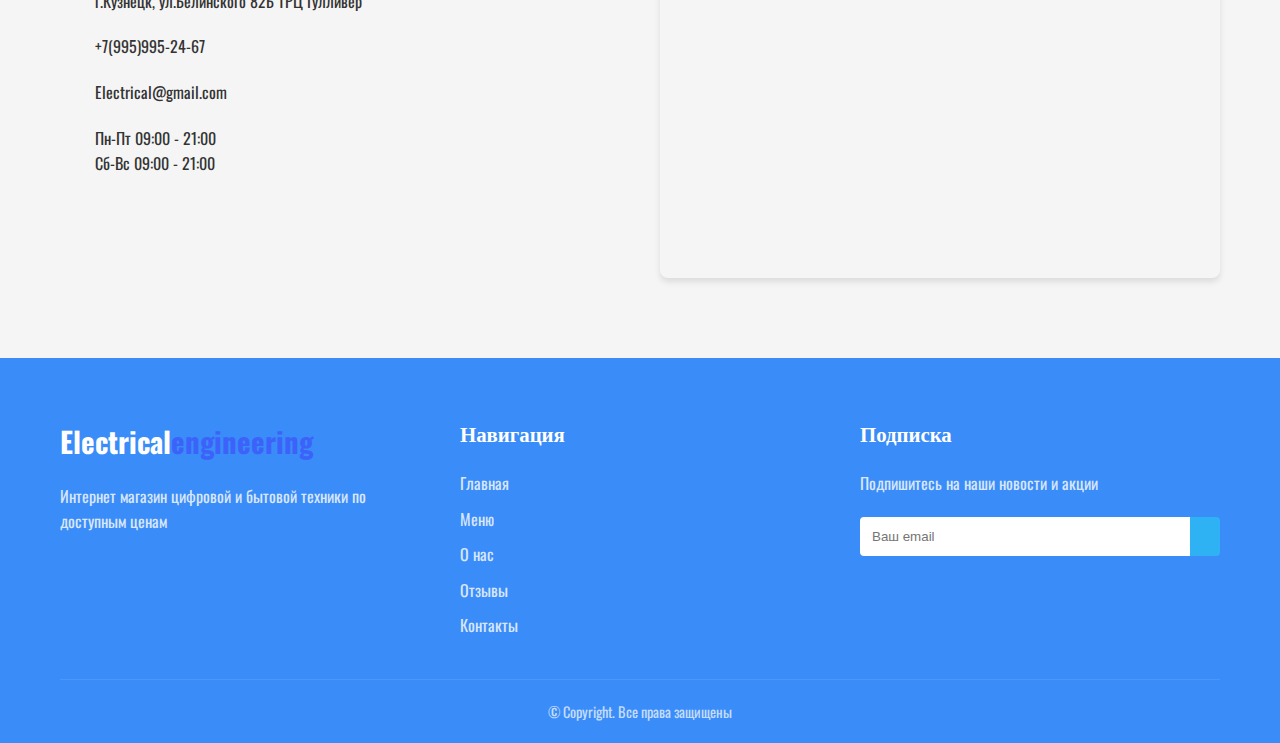
<file: task8.html>
<!DOCTYPE html>
<html lang="ru">

<head>
    <meta charset="UTF-8">
    <meta name="viewport" content="width=device-width, initial-scale=1.0">
    <title>Electrical engineering</title>
    <link rel="stylesheet" href="css/reset8.css">
    <link rel="stylesheet" href="css/task8.css">
</head>

<body>
    <header class="header">
        <div class="container">
            <div class="header__inner">
                <a href="#" class="logo">Electrical<span>engineering</span></a>
                <nav class="nav">
                    <ul class="nav__list">
                            <a class="back-to-main" href="index.html">Главное меню</a>
                        <li class="nav__item"><a href="#" class="nav__link">Главная</a></li>
                        <li class="nav__item"><a href="#menu" class="nav__link">Меню</a></li>
                        <li class="nav__item"><a href="#about" class="nav__link">О нас</a></li>
                        <li class="nav__item"><a href="#reviews" class="nav__link">Отзывы</a></li>
                        <li class="nav__item"><a href="#contacts" class="nav__link">Контакты</a></li>
                    </ul>
                </nav>
                <button class="menu-toggle" aria-label="Меню">
                    <span class="menu-toggle__line"></span>
                    <span class="menu-toggle__line"></span>
                    <span class="menu-toggle__line"></span>
                </button>
            </div>
        </div>
    </header>

    <main class="main">
        <section class="hero">
            <div class="container">
                <h1 class="hero__title">Electrical engineering</h1>
                <p class="hero__subtitle">Интернет магазин цифровой и бытовой техники по доступным ценам</p>
                <div class="hero__buttons">
                    <a href="#menu" class="btn btn--primary">Каталог</a>
                    <a href="#contacts" class="btn btn--outline">Контакты</a>
                </div>
            </div>
        </section>

        <section id="about" class="about">
            <div class="container">
                <div class="about__inner">
                    <div class="about__image">
                        <img src="images/Images.Хаscale_1200.jpg" alt="">
                    </div>
                    <div class="about__content">
                        <h2 class="section-title">Цифровая техника</h2>
                        <p class="about__text">Цифровая техника включает в себя электронные устройства, которые обрабатывают, хранят и передают информацию в цифровом формате, то есть в виде последовательности нулей и единиц. </p>
                        <p class="about__text">Цифровая информация, в свою очередь, представляет собой данные, представленные в цифровом виде, и может включать в себя текст, изображения, звук, видео и другие типы данных. </p>
                        <h2 class="section-title">Примеры</h2>
                        <p class="about__text">Компьютеры, смартфоны, планшеты, цифровые камеры, телевизоры, игровые приставки, а также различные устройства интернета вещей (IoT).</p>
                        <ul class="about__features">
                            <li class="feature-item">
                                <span></span>
                            </li>
                            <h2 class="section-title">Определение</h2>
                            <li class="feature-item">
                                <span>Электронные устройства, использующие цифровые технологии для работы с информацией.</span>
                            </li>
                            <h2 class="section-title">Преимущества</h2>
                            <li class="feature-item">
                                <span>Цифровая информация может быть легко скопирована, передана на большие расстояния, сжата для экономии места хранения, а также обработана с помощью компьютеров и другого цифрового оборудования. </span>
                            </li>
                            <h2 class="section-title">Взаимосвязь цифровой техники и информации</h2>
                            <li class="feature-item">
                                <span>Цифровая техника является инструментом для работы с цифровой информацией. Она позволяет создавать, хранить, обрабатывать и передавать информацию в цифровом виде. В свою очередь, цифровая информация является объектом, с которым работает цифровая техника.</span>
                            </li>
                        </ul>
                    </div>
                </div>
            </div>
        </section>

        <section id="menu" class="menu">
            <div class="container">
                <h2 class="section-title">Каталог</h2>
                <div class="menu__content active" id="coffee">
                    <div class="menu__grid">
                        <div class="menu-item">
                            <div class="menu-item__header">
                                <h3 class="menu-item__title">Смартфон</h3>
                                <span class="menu-item__price">30 299 ₽</span>
                            </div>
                            <div class="about__image">
                        <img src="images/images-1.webp" alt="">
                            </div>
                            <p class="menu-item__description">6.7" Смартфон HONOR 200 256 ГБ черный</p>
                        </div>
                        <div class="menu-item">
                            <div class="menu-item__header">
                                <h3 class="menu-item__title">Телевизор</h3>
                                <span class="menu-item__price">14 999 ₽</span>
                            </div>
                             <div class="about__image">
                        <img src="images/images-2.webp" alt="">
                            </div>
                            <p class="menu-item__description">32" (81 см) Телевизор Hisense 32A4N черный</p>
                        </div>
                        <div class="menu-item">
                            <div class="menu-item__header">
                                <h3 class="menu-item__title">Ноутбук</h3>
                                <span class="menu-item__price">94 931 ₽</span>
                        </div>
                             <div class="about__image">
                        <img src="images/images-3.webp" alt="">
                        </div>
                            <p class="menu-item__description">Gigabyte G6X Игровой ноутбук 16", Intel Core i7-13650HX, RAM 16 ГБ, SSD 1024 ГБ, NVIDIA GeForce RTX 4050 для ноутбуков (6 Гб), Без системы, (9MG-42KZ854SD), серый, Русская раскладка</p>
                        </div>
                        <div class="menu-item">
                            <div class="menu-item__header">
                                <h3 class="menu-item__title">Видеокарта</h3>
                                <span class="menu-item__price">150 151 ₽</span>
                            </div>
                            <div class="about__image">
                        <img src="images/images-4.webp" alt="">
                        </div>
                            <p class="menu-item__description">Palit Видеокарта GeForce RTX 5080 PA-RTX5080 GAMEROCK OC 16 ГБ NE75080T19T2-GB2030G</p>
                        </div>
                        <div class="menu-item">
                            <div class="menu-item__header">
                                <h3 class="menu-item__title">Материнская плата</h3>
                                <span class="menu-item__price">18 599 ₽</span>
                            </div>
                            <div class="about__image">
                        <img src="images/images-5.webp" alt="">
                        </div>
                            <p class="menu-item__description">Материнская плата ASUS ROG STRIX B550-F GAMING</p>
                        </div>
                        <div class="menu-item">
                            <div class="menu-item__header">
                                <h3 class="menu-item__title">Акустическая система</h3>
                                <span class="menu-item__price">3 496₽</span>
                            </div>
                            <div class="about__image">
                        <img src="images/images-6.webp" alt="">
                         </div>
                            <p class="menu-item__description">Microlab M-111 -Это сочетание классического дизайна и ярких современных элементов. Вставки из красного глянца придают акустике свой собственный характер и выделяют её среди привычных колонок.</p>
                        </div>
                    </div>
                </div>

            </div>
        </section>

        <section id="reviews" class="reviews">
            <div class="container">
                <h2 class="section-title">Отзывы</h2>
                <div class="reviews__slider">
                    <div class="review">
                        <div class="review__rating">
                            <i class="fas fa-star"></i>
                            <i class="fas fa-star"></i>
                            <i class="fas fa-star"></i>
                            <i class="fas fa-star"></i>
                            <i class="fas fa-star"></i>
                        </div>
                        <p class="review__text">Телефон просто супер, очень достойный, плюс еще подарок часы. хоноры всегда были на высоте, беру не первыйф хонор и только радуюсь.</p>
                        <div class="review__author">
                            <img src="images/960x540.webp" alt=""
                                class="review__photo">
                            <span class="review__name">Пришелец-UW08920</span>
                        </div>
                    </div>
                    <div class="review">
                        <div class="review__rating">
                            <i class="fas fa-star"></i>
                            <i class="fas fa-star"></i>
                            <i class="fas fa-star"></i>
                            <i class="fas fa-star"></i>
                        </div>
                        <p class="review__text">Искали простой телевизор на кухню, без понтов, но чтобы показывал чётко и не бесил в управлении. Этот оказался прямо в точку. Full HD выдаёт хорошую картинку - чёткая, без зерна. Углы обзора нормальные, даже сбоку видно. По звуку - не кинотеатр, но вполне хватает, чтобы смотреть сериалы. Подключили по Wi-Fi - всё работает. Пульт лёгкий, не перегружен. Меню простое, всё без лагов. Поставили на тумбу, ножки крепкие. Отличный телевизор без лишнего.</p>
                        <div class="review__author">
                            <img src="images/unnamed.jpg" alt=""
                                class="review__photo">
                            <span class="review__name">Leonidas</span>
                        </div>
                    </div>
                    <div class="review">
                        <div class="review__rating">
                            <i class="fas fa-star"></i>
                            <i class="fas fa-star"></i>
                            <i class="fas fa-star"></i>
                            <i class="fas fa-star"></i>
                            <i class="fas fa-star"></i>
                        </div>
                        <p class="review__text">Отлично!Хороший ноутбук за эти деньги.Самое сложное было это разметить жесткий диск для виндовс.Потом все просто, поставил вин11.Все драйверы скачались с интернета.Все игры отлично работают.Ноутбук не перегревается, охлаждения хватает.Видеокарта понравилась 4050.Ее хватает для фуллшд.4060 сильно дороже и больше греется. Так что это золотая середина.Процессор на отлично.Клавиатура маркая, остаются следы, но убрать не сложно.Батарея для офиса держит долго, часов 5 примерно.Игратьможно мин 50 примерно, так что лучше от сети.Экран нормально показывает, но сначало не привычно - форма не 16:9 а ближе 4:3.Потом привыкаешь и не замечаешь этого.Фото неего. 😁Можно брать.</p>
                        <div class="review__author">
                            <img src="images/1343746531_034.webp" alt=""
                                class="review__photo">
                            <span class="review__name">Евгений Ф.</span>
                        </div>
                    </div>
                    <div class="review">
                        <div class="review__rating">
                            <i class="fas fa-star"></i>
                            <i class="fas fa-star"></i>
                            <i class="fas fa-star"></i>
                            <i class="fas fa-star"></i>
                            <i class="fas fa-star"></i>
                        </div>
                        <p class="review__text">Материнская плата очень функциональна  не греется биос понятный стартовала с Ryzen 7 5700x сразу звук обалденный рекомендую геймерам</p>
                        <div class="review__author">
                            <img src="images/witcher-henry-cavill-bath-tub.webp" alt=""
                                class="review__photo">
                            <span class="review__name">Your master</span>
                    </div>
                    </div>
                    <div class="review">
                        <div class="review__rating">
                            <i class="fas fa-star"></i>
                            <i class="fas fa-star"></i>
                            <i class="fas fa-star"></i>
                            <i class="fas fa-star"></i>
                            <i class="fas fa-star"></i>
                        </div>
                        <p class="review__text">Компьютерная акустическая система. Брал на подарок. Звук хороший, приятное звучание.</p>
                        <div class="review__author">
                            <img src="images/404477.700xp.jpg" alt=""
                                class="review__photo">
                            <span class="review__name">Алексей Г.</span>
                    </div>
                    </div>
                    <div class="review">
                        <div class="review__rating">
                            <i class="fas fa-star"></i>
                            <i class="fas fa-star"></i>
                            <i class="fas fa-star"></i>
                            <i class="fas fa-star"></i>
                        </div>
                        <p class="review__text">Отличная видеокарта, оригинальная, все блоки на месте, массивная, мощнее чем 4080 super, и в исполнении Palit хорошо держит температуры не больше 66 градусов </p>
                        <div class="review__author">
                            <img src="images/158142277511936262.jpg" alt=""
                                class="review__photo">
                            <span class="review__name">Сергей К.</span>
        </section>
        <section id="contacts" class="contacts">
            <div class="container">
                <div class="contacts__inner">
                    <div class="contacts__info">
                        <h2 class="section-title">Контакты</h2>
                        <div class="contact-item">
                            <i class="fas fa-map-marker-alt contact-icon"></i>
                            <span>г.Кузнецк, ул.Белинского 82Б ТРЦ Гулливер</span>
                        </div>
                        <div class="contact-item">
                            <i class="fas fa-phone contact-icon"></i>
                            <span>+7(995)995-24-67</span>
                        </div>
                        <div class="contact-item">
                            <i class="fas fa-envelope contact-icon"></i>
                            <span>Electrical@gmail.com</span>
                        </div>
                        <div class="contact-item">
                            <i class="fas fa-clock contact-icon"></i>
                            <span>Пн-Пт 09:00 - 21:00 <br> Сб-Вс 09:00 - 21:00</span>
                        </div>
                        <div class="social-links">
                            <a href="#" class="social-link" aria-label="Instagram"><i class="fab fa-instagram"></i></a>
                            <a href="#" class="social-link" aria-label="Facebook"><i class="fab fa-facebook-f"></i></a>
                            <a href="#" class="social-link" aria-label="Telegram"><i
                                    class="fab fa-telegram-plane"></i></a>
                        </div>
                    </div>
                    <div class="contacts__map">
                    <iframe src="https://www.google.com/maps/embed?pb=!1m18!1m12!1m3!1d4789.268828052697!2d46.58341806822107!3d53.1167563034543!2m3!1f0!2f0!3f0!3m2!1i1024!2i768!4f13.1!3m3!1m2!1s0x4141fc1a8ec8b78b%3A0x9516b2fcb7d54c21!2z0KLQoNCmICLQk9GD0LvQu9C40LLQtdGAIg!5e0!3m2!1sru!2sru!4v1752491537549!5m2!1sru!2sru" width="600" height="450" style="border:0;" allowfullscreen="" loading="lazy" referrerpolicy="no-referrer-when-downgrade"></iframe>
                    </div>
                </div>
            </div>
        </section>
    </main>

    <footer class="footer">
        <div class="container">
            <div class="footer__inner">
                <div class="footer__logo">
                    <a href="#" class="logo">Electrical<span>engineering</span></a>
                    <p class="footer__text">Интернет магазин цифровой и бытовой техники по доступным ценам</p>
                </div>
                <div class="footer__nav">
                    <h3 class="footer__title">Навигация</h3>
                    <ul class="footer__list">
                        <li><a href="#" class="footer__link">Главная</a></li>
                        <li><a href="#menu" class="footer__link">Меню</a></li>
                        <li><a href="#about" class="footer__link">О нас</a></li>
                        <li><a href="#reviews" class="footer__link">Отзывы</a></li>
                        <li><a href="#contacts" class="footer__link">Контакты</a></li>
                    </ul>
                </div>
                <div class="footer__subscribe">
                    <h3 class="footer__title">Подписка</h3>
                    <p class="footer__text">Подпишитесь на наши новости и акции</p>
                    <form class="subscribe-form">
                        <input type="email" placeholder="Ваш email" class="subscribe-input">
                        <button type="submit" class="subscribe-btn"><i class="fas fa-paper-plane"></i></button>
                    </form>
                </div>
            </div>
            <div class="footer__bottom">
                <p class="footer__copyright">© Copyright. Все права защищены</p>
            </div>
        </div>
    </footer>


</body>

</html>
</file>
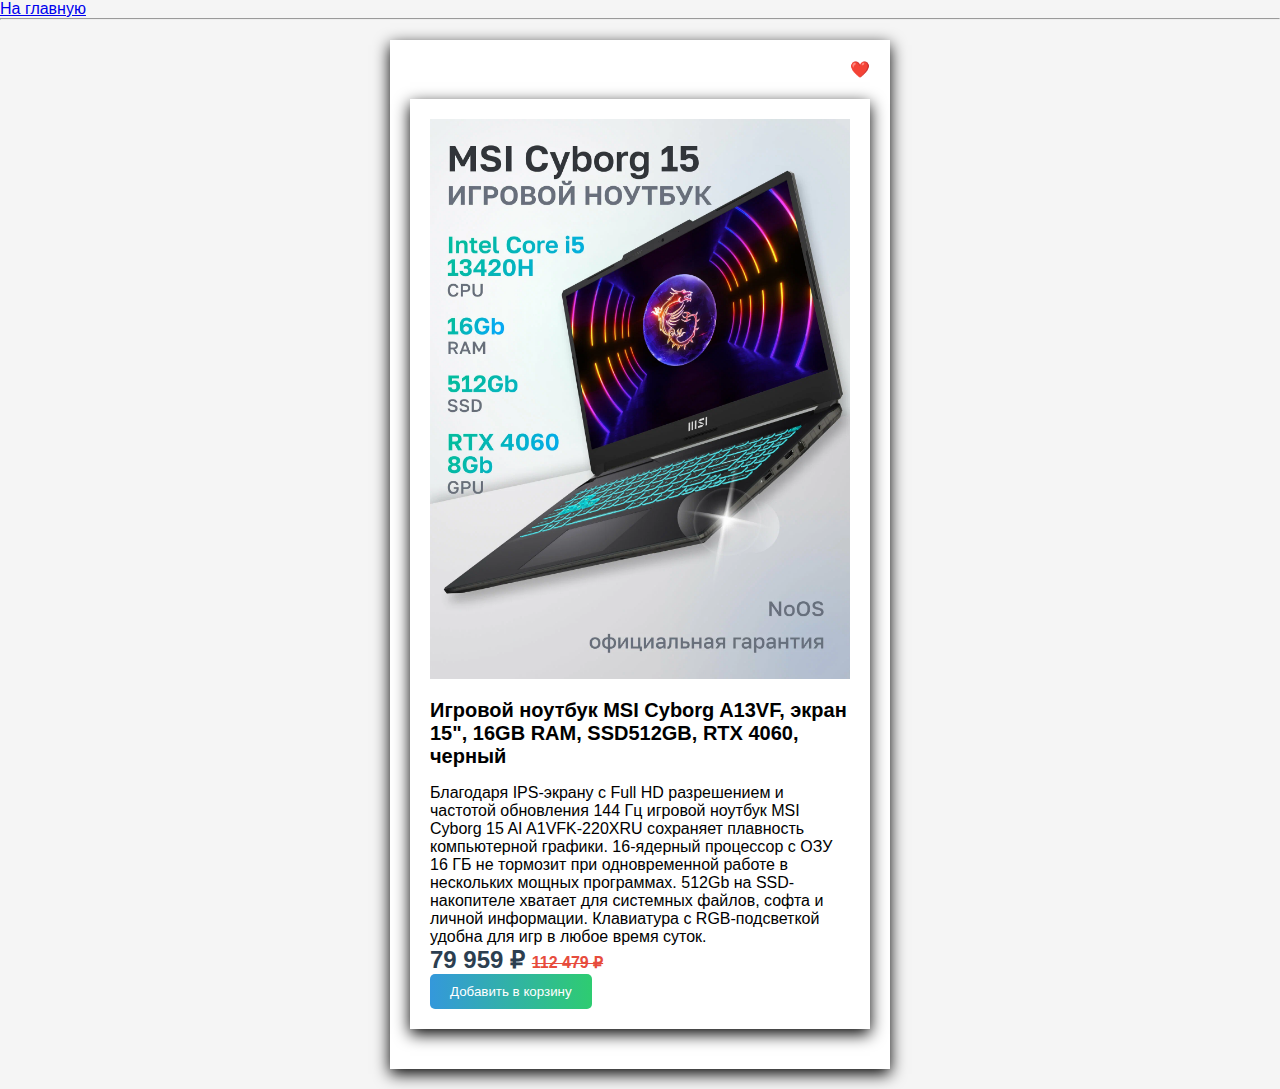
<file: Max-Tak-main/task1.html>
<!DOCTYPE html>
<html lang="en">

<head>
    <meta charset="UTF-8">
    <meta name="viewport" content="width=device-width, initial-scale=1.0">
    <title>Document</title>
    <link rel="stylesheet" href="task2.css">
</head>

<body>
    <a class="back-to-main" href="index.html">На главную</a>
    <hr>

    <div class="card">
        <p class="favorite">
            <a href="#">❤️</a>
    </p>
    <div class="card">
    <img src="optimize.webp" alt="">
    <p class="info"></p>
    <h3>Игровой ноутбук MSI Cyborg A13VF, экран 15", 
        16GB RAM, SSD512GB, RTX 4060, черный</h3>
    <p class="">Благодаря IPS-экрану с Full HD разрешением и частотой обновления 144 Гц игровой ноутбук MSI Cyborg 15 AI A1VFK-220XRU сохраняет плавность компьютерной графики. 16-ядерный процессор с ОЗУ 16 ГБ не тормозит при одновременной работе в нескольких мощных программах. 512Gb на SSD-накопителе хватает для системных файлов, софта и личной информации. Клавиатура с RGB-подсветкой удобна для игр в любое время суток.</p>
    <p class="price">79 959 ₽ <span class="old-price">112 479 ₽</span></p>
        <button>Добавить в корзину</button>

    </div>

</body>
</html>
</file>
<file: task3.css>
@import url('https://fonts.googleapis.com/css2?family=Rubik:ital,wght@0,300..900;1,300..900&display=swap');

* {
    box-sizing: border-box;
}

body {
    font-family: "Inter", sans-serif;
    max-width: 1400px;
    margin: 0 auto;
    padding: 56px 80px;
    display: flex;
    flex-direction: column;
    min-height: 100vh;
}

header {
    display: flex;
    justify-content: space-between;
    align-items: center;
}

.logo, 
header nav a,
.hero-product-about, 
.hero-product-additional-details, 
.product-cards figcaption {
    color: black;
    text-decoration: none;
    font-weight: 500;
    font-size: 20px;
    line-height: 150%;
}

header nav {
    display: flex;
    gap: 48px;
    align-items: center;
}

header button, 
.hero-product-description button {
    background: black;
    color: white;
    width: 99px;
    height: 52px;
    border-radius: 8px;
    border: none;
    cursor: pointer;
    font-size: 16px;
    font-weight: 500;
}

.hero-product {
    margin: 56px 0px 80px;
    display: flex;
    justify-content: space-between;
}

.hero-product-description {
    display: flex;
    flex-direction: column;
    gap: 24px;
    max-width: 515px;
}

h1 {
    font-size: 40px;
    font-weight: 600;
    line-height: 110%;
}

.hero-product-description h2, 
.hero-product-price,
.products h2, 
.footer-info h2 {
    font-size: 24px;
    line-height: 150%;
}

.hero-product-description h2,
.hero-product-about, 
.hero-product-additional-details, 
.product-card-about {
    color: #828282;
}

.hero-product-description button {
    width: unset;
}

.hero-product-additional-details {
    font-size: 16px;
}

.products {
    margin-bottom: 80px;
}

.product-cards-container {
    margin: 24px 0px;
    display: flex;
    gap: 32px;
    justify-content: space-between;
}

.product-card {
    flex: 1;
    max-width: 30%;
}

.product-card figcaption {
    margin-top: 24px;
}

footer {
    border-top: 1px solid #e6e6e6;
    padding: 48px 0;
    margin-top: auto;
    width: 100%;
}

.footer-content {
    max-width: 1200px;
    margin: 0 auto;
    display: flex;
    justify-content: space-between;
    flex-wrap: wrap;
    gap: 40px;
}

.footer-links {
    display: flex;
    gap: 32px;
}

.footer-links-list {
    display: flex;
    flex-direction: column;
    gap: 16px;
    width: 187px;
    list-style: none;
    padding: 0;
    margin: 0;
}

.footer-links-list a, 
.footer-links h3 {
    font-weight: 500;
    line-height: 150%;
    color: #454545;
    text-decoration: none;
}

.footer-links h3 {
    color: black;
    margin-bottom: 8px;
}

.footer-info {
    display: flex;
    flex-direction: column;
    gap: 24px;
}

.social-media {
    display: flex;
    align-items: center;
    gap: 24px;
}

.social-media img:hover {
    filter: brightness(50%);
}
</file>
<file: css/task4.css>
@import url('https://fonts.googleapis.com/css2?family=Inter:ital,opsz,wght@0,14..32,100..900;1,14..32,100..900&family=Lora:ital,wght@0,400..700;1,400..700&display=swap');

* {
    box-sizing: border-box;
}

body {
    font-family: "Inter", sans-serif;
}

a {
    text-decoration: none;
}

header {
    max-width: 1500px;
    margin: 0 auto;
    padding: 60px 100px 40px;
    display: flex;
    align-items: center;
    justify-content: space-between;
}

.logo {
    font-size: 32px;
    text-transform: uppercase;
    font-weight: 900;
    color: #076bb2;
}

nav {
    display: flex;
    align-items: center;
    gap: 35px;
}

nav a {
    color: black;
    font-size: 20px;
}

button {
    background: #076bb2;
    color: white;
    border: none;
    text-transform: uppercase;
    padding: 10px 80px;
    font-size: 20px;
    cursor: pointer;
}

.lang {
    display: flex;
    align-items: center;
    gap: 3px;
}

.burger-btn {
    background: transparent;
    padding: 0;
    display: none;
}


.hero {
    height: 981px;
    background: url(../images/hero.png);
    background-size: cover;
    display: flex;
    align-items: end;
    justify-content: center;
    padding-bottom: 140px;
}

.hero-choose {
    padding: 24px 20px;
    width: 235px;
    height: 100px;
    color: white;
    display: flex;
    flex-direction: column;
    justify-content: center;
}

.hero-choose:nth-child(1) {
    background: #7b7b7b;
}

.hero-choose:nth-child(2) {
    background: #504f4f;
}

.hero-choose:nth-child(3) {
    background: #303030;
}

.hero-choose h4 {
    line-height: 160%;
}

.hero-choose select {
    background: transparent;
    border: none;
    color: white;
    font-size: 20px;
    font-weight: 600;
}

.hero button {
    height: 100px;
    padding: 20px;
}

.about-us {
    margin: 100px auto;
    max-width: 1080px;
    padding: 0px 30px;
    line-height: 150%;
    text-align: center;
}


h2 {
    font-size: 64px;
    color: #888;
    font-family: "Lora", serif;
    font-weight: 700;
    line-height: 150%;
    text-align: center;
}

.about-us p {
    margin: 30px 0px;
}

.our-events {
    text-align: center;
    padding: 30px;
}

.cards {
    display: grid;
    grid-template-columns: repeat(3, 1fr);
    max-width: 1300px;
    margin: 25px auto;
    gap: 20px;
    
}

.card {
    position: relative;
}

.card-date {
    position: absolute;
    top: 0;
    left: 0;
    background: white;
    width: 130px;
    height: 130px;
    display: flex;
    align-items: center;
    justify-content: center;
    flex-direction: column;
    font-size: 16px;
}

.card-date-day {
    font-size: 40px;
}

.card img {
    width: 100%;
    height: 360px;
    object-fit: cover;
}

.card-body {
    padding: 40px;
    text-align: center;
    display: flex;
    flex-direction: column;
    gap: 10px;
    text-transform: uppercase;
}

.card-body h4 {
    font-size: 20px;
    font-weight: 500;
    text-transform: none;
}



.contact-us {
    max-width: 940px;
    margin: 100px auto;
    padding: 30px;
}

.contact-form {
    display: flex;
    flex-direction: column;
    gap: 60px;
}

.contact-form-fields {
    display: grid;
    grid-template-columns: repeat(2, 1fr);
    gap: 60px;
    margin-top: 100px;
}

.contact-form-fields input {
    border: none;
    border-bottom: 2px solid black;
    padding: 10px 0px;
    outline: none;
}

.contact-form textarea {
    resize: none;
    height: 100px;
    border: 1px solid black;
    outline: none;
}

.contact-form button {
    width: 235px;
    display: block;
    margin: 0 auto;
}

footer{
    background: #033c65;
    padding: 60px;
}

.footer-body{
    max-width: 1160px;
    margin: 0 auto;  
}

.footer-body h3{
    color: white;
    font-size: 64px;
    text-align: center;
    text-transform: uppercase;
    font-weight: 900;
}

.footer-body-links{
    display: flex;
    justify-content: space-between;
    padding: 65px 0px 30px;
}

.footer-body-links ul{
    display: flex;
    flex-direction: column;
    gap: 15px;
    color: white;
}

.footer-body-links a{
    font-weight: 100;
    color:white;
}

.footer-body-links h4{
    margin-bottom: 15px;
    font-family: "Lora",serif;
    font-family: 700;
    font-size: 24px;
}

.footer-socoal-media{
    display: flex;
    align-items: center;
    gap: 15px;   
    margin: 20px 0px; 
}

.footer-policy{
    display: flex;
    align-items: center;
    gap: 15px;
    border-top: 2px solid white;
    padding: 15px 0px 32px;
}

.footer-policy a{
    color: white;
    font-weight: 100;
}

.rights{
    font-weight: 100;
    opacity: 0.5;
    color: white;
}

@media screen and (max-width: 992px) {
    .burger-btn {
        display: block;
    }

    nav {
        display: none;
    }

    .cards {
        grid-template-columns: repeat(1, 1fr);
    }

    .card img {
        height: 60vw;
    }
}

@media screen and (max-width: 768px) {
    .hero {
        flex-direction: column;
        align-items: center;
        justify-content: end;
    }

    .hero button,
    .hero-choose {
        width: max(70%, 300px);
    }

    .contact-form-fields {
        grid-template-columns: repeat(1, 1fr);
        gap: 30px;
    }

    .contact-form {
        gap: 30px;
        margin-top: 40px;
    }
}

@media  and (max-width: 550px) {
    .footer-body-links, .footer-policy, .footer-socoal-media, .rights{
        display: none;
    }

    .footer-body h3{
        font-size: 32px;
    } 
}

@media screen and (max-width: 450px) {
    header {
        padding: 30px 10px;
    }

    .logo {
        font-size: 20px;
    }

    h2 {
        font-size: 20px;
    }

    .about-us p {
        font-size: 14px;
        margin: 14px 0px;
        color: #303030;
    }

    .card-date {
        width: 70px;
        height: 70px;
        font-size: 16px;
    }

    .card-date-day {
        font-size: 20px;
    }
}
</file>
<file: css/task8.css>
/* Базовые стили */
@import url('https://fonts.googleapis.com/css2?family=EB+Garamond:ital,wght@0,400..800;1,400..800&family=Inter:ital,opsz,wght@0,14..32,100..900;1,14..32,100..900&family=Lora:ital,wght@0,400..700;1,400..700&family=Oswald:wght@200..700&display=swap');

:root {
    --primary-color: #2eb2f4;
    --primary-color-hover: #fafbfe;
    --secondary-color: #3c62fa;
    --dark-color: #3a8cf8;
    --light-color: #F5F5F5;
    --white-color: #FFFFFF;
    --text-color: #333333;
    --gray-color: #999999;
    --shadow: 0 4px 6px rgba(0, 0, 0, 0.1);
    --transition: all 0.3s ease;
}

* {
    margin: 0;
    padding: 0;
    box-sizing: border-box;
}

body {
    font-family: 'Oswald', sans-serif;
    line-height: 1.6;
    color: var(--text-color);
    background-color: var(--light-color);
}

h1, h2, h3, h4 {
    font-family: 'Playwrite VN Guides', serif;
    font-weight: 700;
}

.container {
    width: 100%;
    max-width: 1200px;
    margin: 0 auto;
    padding: 0 20px;
}

img {
    max-width: 100%;
    height: auto;
}

a {
    text-decoration: none;
    color: inherit;
}

ul {
    list-style: none;
}

.btn {
    display: inline-block;
    padding: 12px 24px;
    border-radius: 4px;
    font-weight: 600;
    text-align: center;
    cursor: pointer;
    transition: var(--transition);
    border: none;
    font-size: 1rem;
}

.btn--primary {
    background-color: var(--primary-color);
    color: var(--white-color);
}

.btn--primary:hover {
    background-color: #5a3d2c;
    transform: translateY(-2px);
    box-shadow: var(--shadow);
}

.btn--outline {
    background-color: transparent;
    color: var(--white-color);
    border: 2px solid var(--white-color);
}

.btn--outline:hover {
    background-color: rgba(255, 255, 255, 0.1);
    transform: translateY(-2px);
}

.section-title {
    font-size: 2.5rem;
    margin-bottom: 2rem;
    text-align: center;
    color: var(--dark-color);
    position: relative;
    padding-bottom: 15px;
}

.section-title::after {
    content: '';
    position: absolute;
    bottom: 0;
    left: 50%;
    transform: translateX(-50%);
    width: 80px;
    height: 3px;
    background-color: var(--primary-color);
}

/* Шапка */
.header {
    background-color: var(--white-color);
    box-shadow: var(--shadow);
    position: fixed;
    width: 100%;
    top: 0;
    left: 0;
    z-index: 1000;
}

.header__inner {
    display: flex;
    justify-content: space-between;
    align-items: center;
    padding: 20px 0;
}

.logo {
    font-size: 1.8rem;
    font-weight: 700;
    color: var(--dark-color);
}

.logo span {
    color: var(--primary-color);
}

.nav__list {
    display: flex;
    gap: 30px;
}

.nav__link {
    font-weight: 600;
    position: relative;
    padding: 5px 0;
    transition: var(--transition);
}

.nav__link::after {
    content: '';
    position: absolute;
    bottom: 0;
    left: 0;
    width: 0;
    height: 2px;
    background-color: var(--primary-color);
    transition: var(--transition);
}

.nav__link:hover {
    color: var(--primary-color);
}

.nav__link:hover::after {
    width: 100%;
}

.menu-toggle {
    display: none;
    background: none;
    border: none;
    cursor: pointer;
    padding: 10px;
    z-index: 1001;
}

.menu-toggle__line {
    display: block;
    width: 25px;
    height: 2px;
    background-color: var(--dark-color);
    margin: 5px 0;
    transition: var(--transition);
}

/* Герой */
.hero {
    background: linear-gradient(rgba(42, 26, 31, 0.7), rgba(42, 26, 31, 0.7)), url('../images/Images.XXXL.webp') no-repeat center center/cover;
    height: 100vh;
    color: var(--white-color);
    display: flex;
    align-items: center;
    text-align: center;
    padding-top: 80px;
}

.hero__title {
    font-size: 3.5rem;
    margin-bottom: 20px;
    line-height: 1.2;
}

.hero__subtitle {
    font-size: 1.5rem;
    margin-bottom: 30px;
    max-width: 700px;
    margin-left: auto;
    margin-right: auto;
}

.hero__buttons {
    display: flex;
    gap: 20px;
    justify-content: center;
}

/* О нас */
.about {
    padding: 80px 0;
}

.about__inner {
    display: grid;
    grid-template-columns: 1fr 1fr;
    gap: 40px;
    align-items: center;
}

.about__image {
    border-radius: 8px;
    overflow: hidden;
    box-shadow: var(--shadow);
}

.about__image img {
    width: 100%;
    height: 100%;
    object-fit: cover;
    transition: var(--transition);
}

.about__image:hover img {
    transform: scale(1.05);
}

.about__text {
    margin-bottom: 20px;
}

.about__features {
    margin-top: 30px;
}

.feature-item {
    display: flex;
    align-items: center;
    margin-bottom: 15px;
}

.feature-icon {
    margin-right: 15px;
    color: var(--primary-color);
    font-size: 1.2rem;
}

/* Меню */
.menu {
    padding: 80px 0;
    background-color: var(--white-color);
}

.menu__tabs {
    display: flex;
    justify-content: center;
    margin-bottom: 30px;
    gap: 10px;
}

.tab-btn {
    padding: 10px 20px;
    background: none;
    border: none;
    border-bottom: 2px solid transparent;
    font-family: 'Raleway', sans-serif;
    font-weight: 600;
    font-size: 1rem;
    cursor: pointer;
    transition: var(--transition);
    color: var(--gray-color);
}

.tab-btn.active {
    color: var(--primary-color);
    border-bottom-color: var(--primary-color);
}

.tab-btn:hover {
    color: var(--primary-color);
}

.menu__content {
    display: none;
}

.menu__content.active {
    display: block;
}

.menu__grid {
    display: grid;
    grid-template-columns: repeat(auto-fit, minmax(300px, 1fr));
    gap: 30px;
}

.menu-item {
    background-color: var(--light-color);
    padding: 25px;
    border-radius: 8px;
    transition: var(--transition);
}

.menu-item:hover {
    transform: translateY(-5px);
    box-shadow: var(--shadow);
}

.menu-item__header {
    display: flex;
    justify-content: space-between;
    margin-bottom: 10px;
}

.menu-item__title {
    font-size: 1.2rem;
    color: var(--primary-color);
}

.menu-item__price {
    font-weight: 700;
    color: var(--dark-color);
}

.menu-item__description {
    color: var(--gray-color);
    font-size: 0.9rem;
}

/* Отзывы */
.reviews {
    padding: 80px 0;
    background-color: var(--light-color);
}

.reviews__slider {
    display: grid;
    grid-template-columns: repeat(auto-fit, minmax(300px, 1fr));
    gap: 30px;
}

.review {
    background-color: var(--white-color);
    padding: 30px;
    border-radius: 8px;
    box-shadow: var(--shadow);
    transition: var(--transition);
}

.review:hover {
    transform: translateY(-5px);
}

.review__rating {
    color: #FFD700;
    margin-bottom: 15px;
}

.review__text {
    font-style: italic;
    margin-bottom: 20px;
    position: relative;
}

.review__text::before {
    content: '"';
    font-size: 3rem;
    color: var(--secondary-color);
    position: absolute;
    top: -20px;
    left: -10px;
    opacity: 0.3;
}

.review__author {
    display: flex;
    align-items: center;
}

.review__photo {
    width: 50px;
    height: 50px;
    border-radius: 50%;
    object-fit: cover;
    margin-right: 15px;
}

.review__name {
    font-weight: 600;
}

/* Контакты */
.contacts {
    padding: 80px 0;
}

.contacts__inner {
    display: grid;
    grid-template-columns: 1fr 1fr;
    gap: 40px;
}

.contact-item {
    display: flex;
    align-items: center;
    margin-bottom: 20px;
}

.contact-icon {
    margin-right: 15px;
    color: var(--primary-color);
    font-size: 1.2rem;
    width: 20px;
    text-align: center;
}

.contacts__map {
    height: 400px;
    border-radius: 8px;
    overflow: hidden;
    box-shadow: var(--shadow);
}

.social-links {
    display: flex;
    gap: 15px;
    margin-top: 30px;
}

.social-link {
    display: flex;
    align-items: center;
    justify-content: center;
    width: 40px;
    height: 40px;
    border-radius: 50%;
    background-color: var(--light-color);
    color: var(--primary-color);
    transition: var(--transition);
}

.social-link:hover {
    background-color: var(--primary-color);
    color: var(--white-color);
    transform: translateY(-3px);
}

/* Подвал */
.footer {
    background-color: var(--dark-color);
    color: var(--white-color);
    padding: 60px 0 20px;
}

.footer__inner {
    display: grid;
    grid-template-columns: repeat(auto-fit, minmax(250px, 1fr));
    gap: 40px;
    margin-bottom: 40px;
}

.footer__logo .logo {
    color: var(--white-color);
}

.footer__logo .logo span {
    color: var(--secondary-color);
}

.footer__text {
    margin-top: 20px;
    opacity: 0.8;
    line-height: 1.6;
}

.footer__title {
    font-size: 1.3rem;
    margin-bottom: 20px;
    font-family: 'Playfair Display', serif;
}

.footer__list {
    display: flex;
    flex-direction: column;
    gap: 10px;
}

.footer__link {
    opacity: 0.8;
    transition: var(--transition);
}

.footer__link:hover {
    opacity: 1;
    color: var(--secondary-color);
}

.subscribe-form {
    display: flex;
    margin-top: 20px;
}

.subscribe-input {
    flex: 1;
    padding: 12px;
    border: none;
    border-radius: 4px 0 0 4px;
    font-family: 'Raleway', sans-serif;
}

.subscribe-input:focus {
    outline: none;
    box-shadow: 0 0 0 2px var(--secondary-color);
}

.subscribe-btn {
    background-color: var(--primary-color);
    color: var(--white-color);
    border: none;
    border-radius: 0 4px 4px 0;
    padding: 0 15px;
    cursor: pointer;
    transition: var(--transition);
}

.subscribe-btn:hover {
    background-color: var(--secondary-color);
}

.footer__bottom {
    padding-top: 20px;
    border-top: 1px solid rgba(255, 255, 255, 0.1);
    text-align: center;
}

.footer__copyright {
    opacity: 0.7;
    font-size: 0.9rem;
}

/* Адаптивность */
@media (max-width: 992px) {
    .section-title {
        font-size: 2rem;
    }
    
    .hero__title {
        font-size: 2.8rem;
    }
    
    .hero__subtitle {
        font-size: 1.3rem;
    }
    
    .about__inner {
        grid-template-columns: 1fr;
    }
    
    .about__image {
        order: -1;
    }
}

@media (max-width: 768px) {
    .nav {
        position: fixed;
        top: 80px;
        left: -100%;
        width: 80%;
        height: calc(100vh - 80px);
        background-color: var(--white-color);
        box-shadow: var(--shadow);
        transition: var(--transition);
        z-index: 999;
        flex-direction: column;
        padding: 30px;
    }
    
    .nav.active {
        left: 0;
    }
    
    .nav__list {
        flex-direction: column;
        gap: 20px;
    }
    
    .menu-toggle {
        display: block;
    }
    
    .menu-toggle.active .menu-toggle__line:nth-child(1) {
        transform: rotate(45deg) translate(5px, 5px);
    }
    
    .menu-toggle.active .menu-toggle__line:nth-child(2) {
        opacity: 0;
    }
    
    .menu-toggle.active .menu-toggle__line:nth-child(3) {
        transform: rotate(-45deg) translate(7px, -6px);
    }
    
    .hero {
        height: auto;
        padding: 120px 0 80px;
    }
    
    .hero__buttons {
        flex-direction: column;
        gap: 15px;
    }
    
    .contacts__inner {
        grid-template-columns: 1fr;
    }
    
    .contacts__map {
        height: 300px;
    }
}

@media (max-width: 576px) {
    .section-title {
        font-size: 1.8rem;
    }
    
    .hero__title {
        font-size: 2.2rem;
    }
    
    .hero__subtitle {
        font-size: 1.1rem;
    }
    
    .menu__tabs {
        flex-direction: column;
    }
}
</file>
<file: Max-Tak-main/task2.css>
*{
    margin: 0;
    padding: 0;
    font-family: Arial;
    box-sizing: border-box;
}

.bacr-to-main{
    display: block;
    margin: 20px;
    width: max-content;
}

body{
    background:  #f5f5f5;

}

.card{
    max-width: 500px;
    width: 100%;
    background: white;
    margin: 20px auto;
    padding: 20px;
    border: 15px;
    box-shadow: 0px 5px 15px rgba(0, 0, 0);
    transition: 0.3s;
}

.card:hover{
transform: scale(1.05);
}

.card .favorite{
    text-align: right;
}

.card .favorite a{
    text-decoration: none;
}

.card img{
    width: 100%;
}


.card h3{
margin: 16px 0px;
font-size: 20px;
}

.card .info{
    line-height: 1.2;
}


.card .price{
    color: #2c3e50;
    font-weight: bold;
    font-size: 24px;
}

.card .old-price{
    color: #e74c3c;
    text-decoration: line-through;
    font-size: 16px;
}

.card button{
    background: linear-gradient(to right,#3498db, #2ecc71);
    color: white;
    border: none;
    padding: 10px 20px;
    border-radius: 5px;
    cursor: pointer;
}

.card button:hover{
    filter: brightness(0.95);
}
</file>
<file: css/reset8.css>
html,
body,
div,
span,
applet,
object,
iframe,
h1,
h2,
h3,
h4,
h5,
h6,
p,
blockquote,
pre,
a,
abbr,
acronym,
address,
big,
cite,
code,
del,
dfn,
em,
img,
ins,
kbd,
q,
s,
samp,
small,
strike,
strong,
sub,
sup,
tt,
var,
b,
u,
i,
center,
dl,
dt,
dd,
ol,
ul,
li,
fieldset,
form,
label,
legend,
table,
caption,
tbody,
tfoot,
thead,
tr,
th,
td,
article,
aside,
canvas,
details,
embed,
figure,
figcaption,
footer,
header,
hgroup,
menu,
nav,
output,
ruby,
section,
summary,
time,
mark,
audio,
video {
    margin: 0;
    padding: 0;
    border: 0;
    font-size: 100%;
    font: inherit;
    vertical-align: baseline;
}

/* HTML5 display-role reset for older browsers */
article,
aside,
details,
figcaption,
figure,
footer,
header,
hgroup,
menu,
nav,
section {
    display: block;
}

body {
    line-height: 1;
}

ol,
ul {
    list-style: none;
}

blockquote,
q {
    quotes: none;
}

blockquote:before,
blockquote:after,
q:before,
q:after {
    content: '';
    content: none;
}

table {
    border-collapse: collapse;
    border-spacing: 0;
}
</file>
